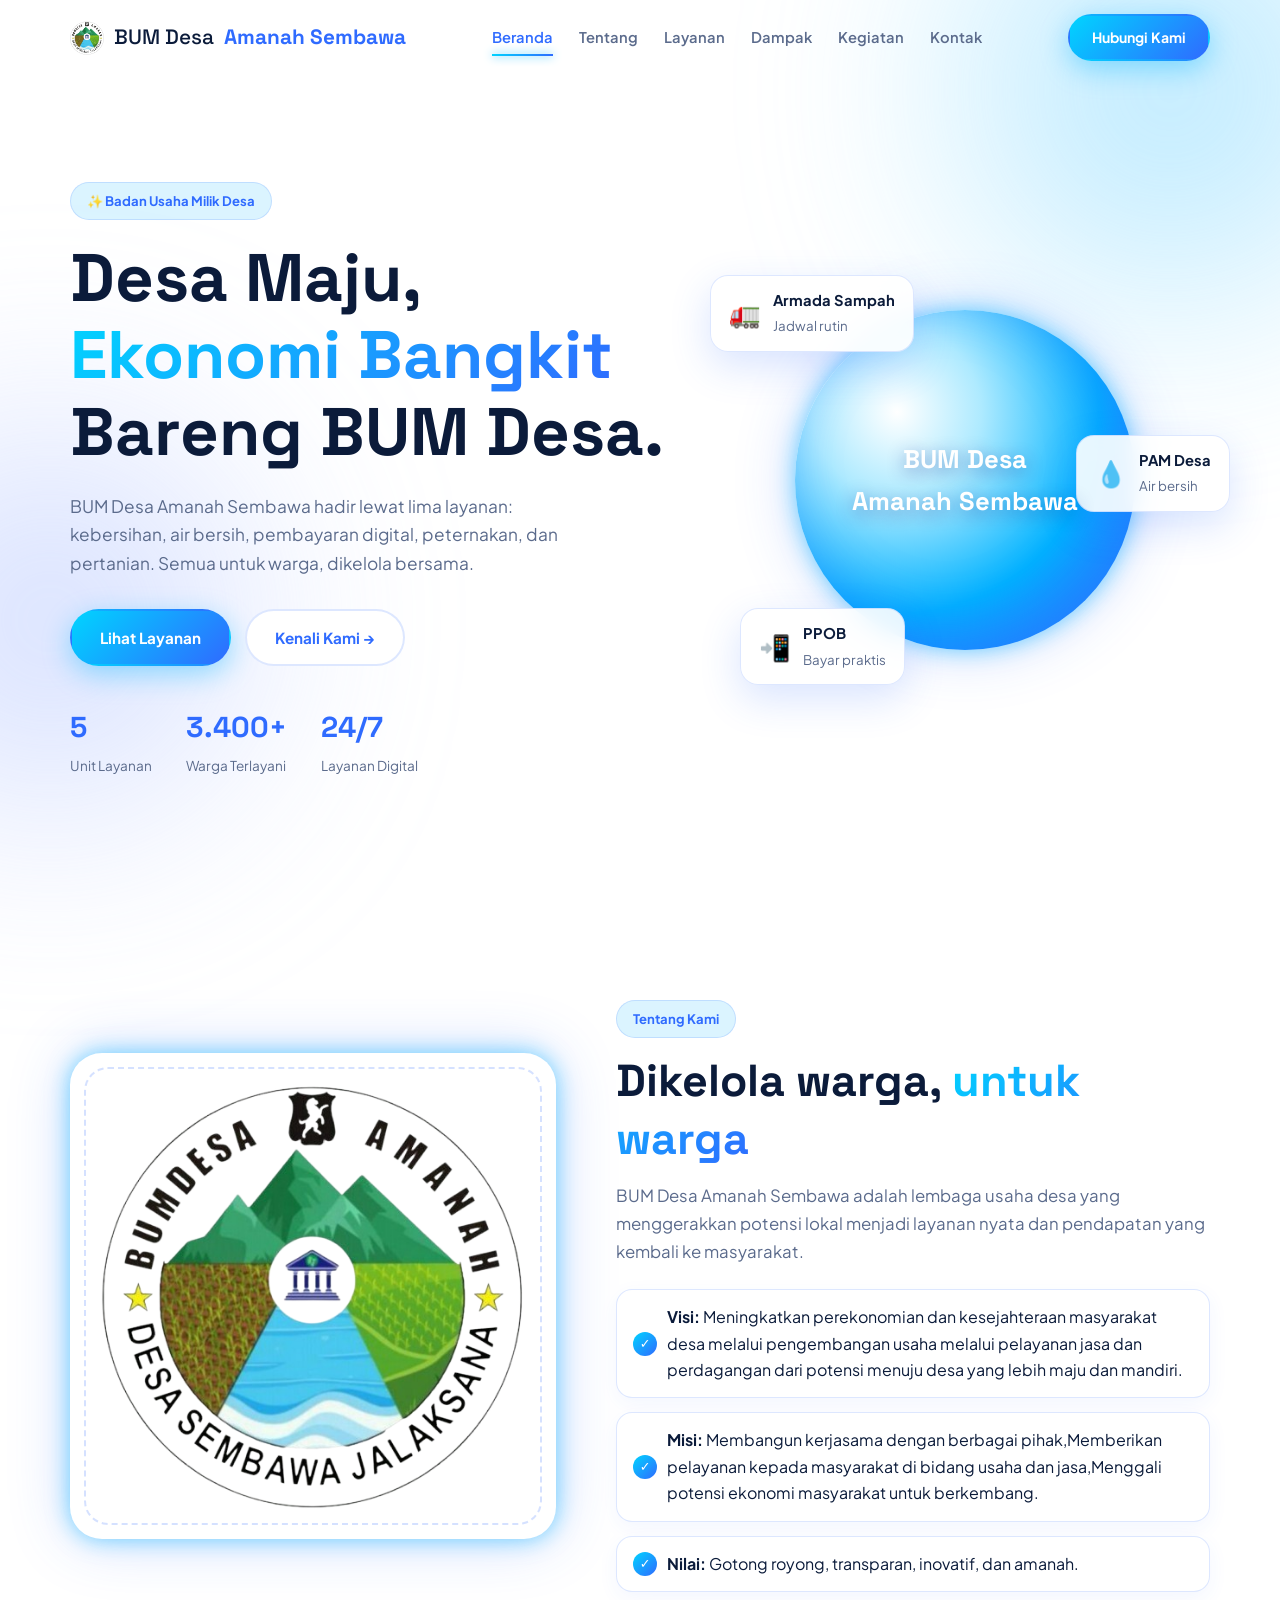
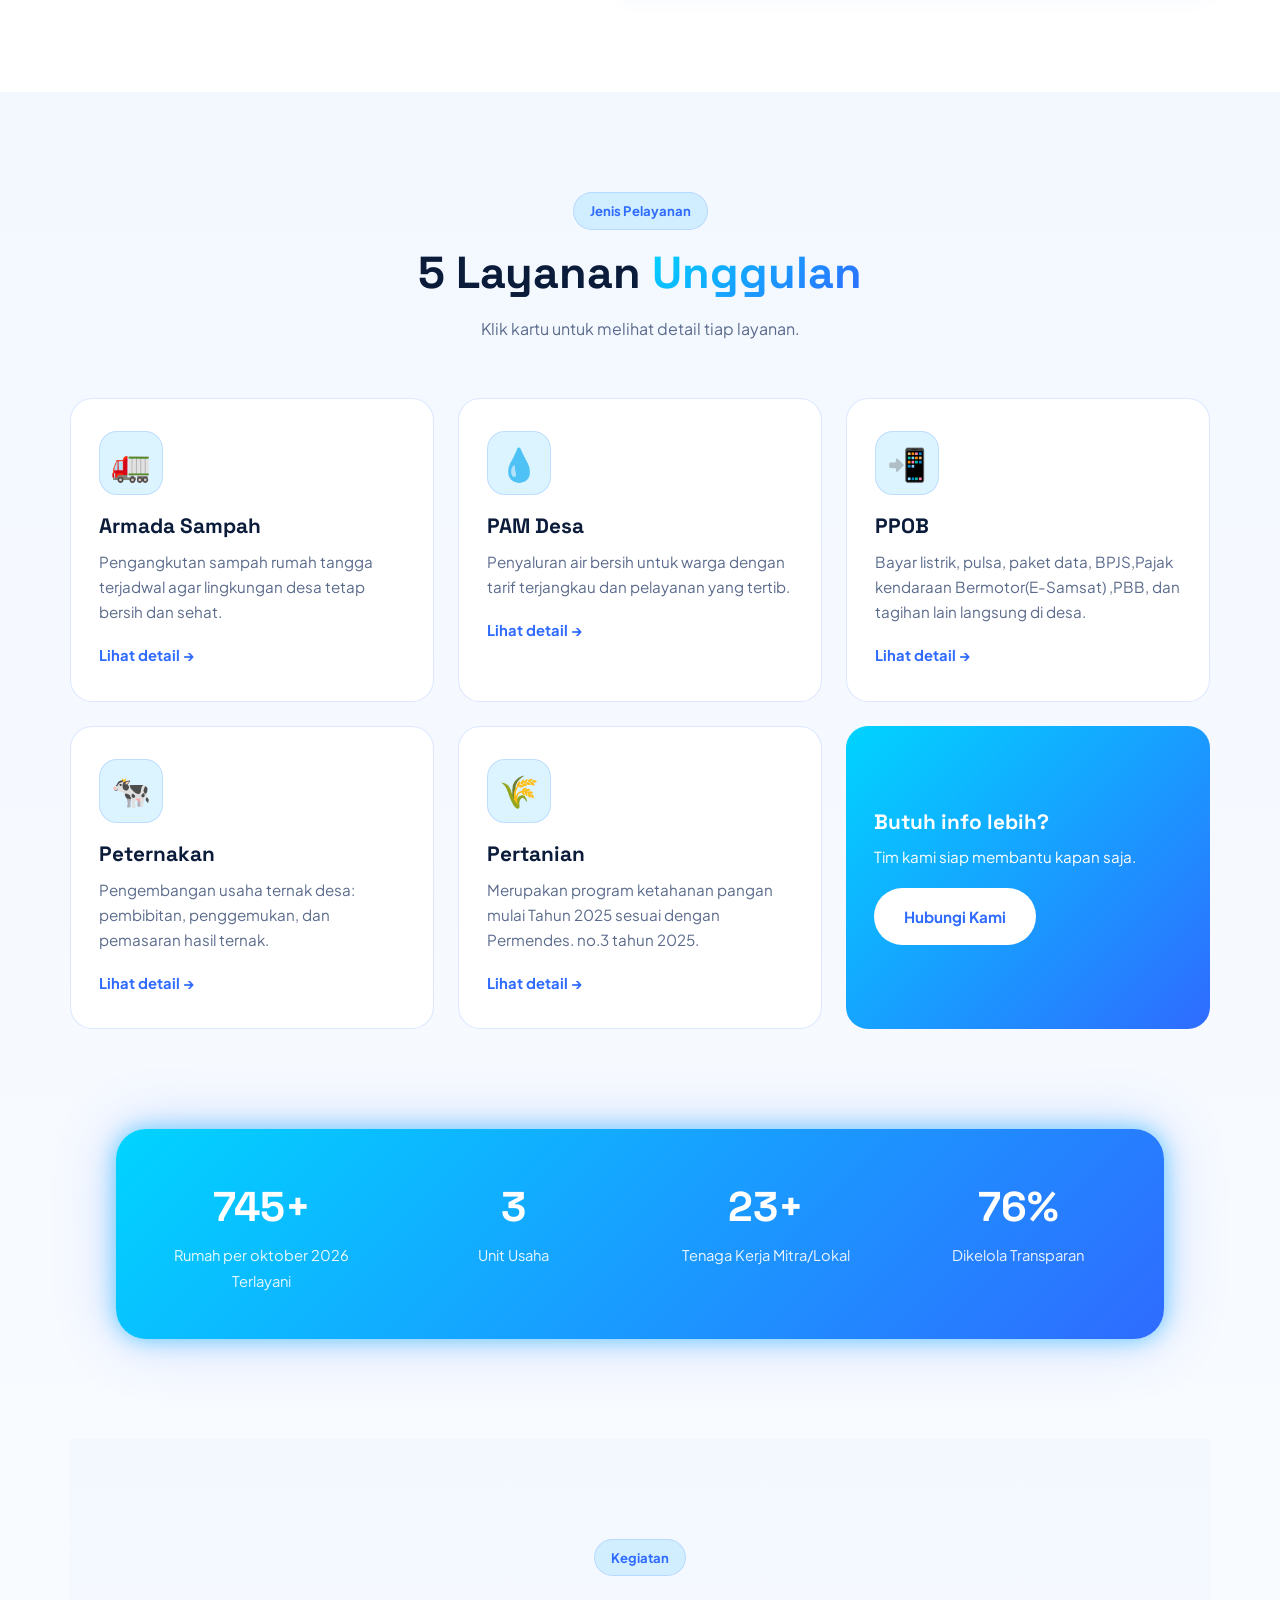
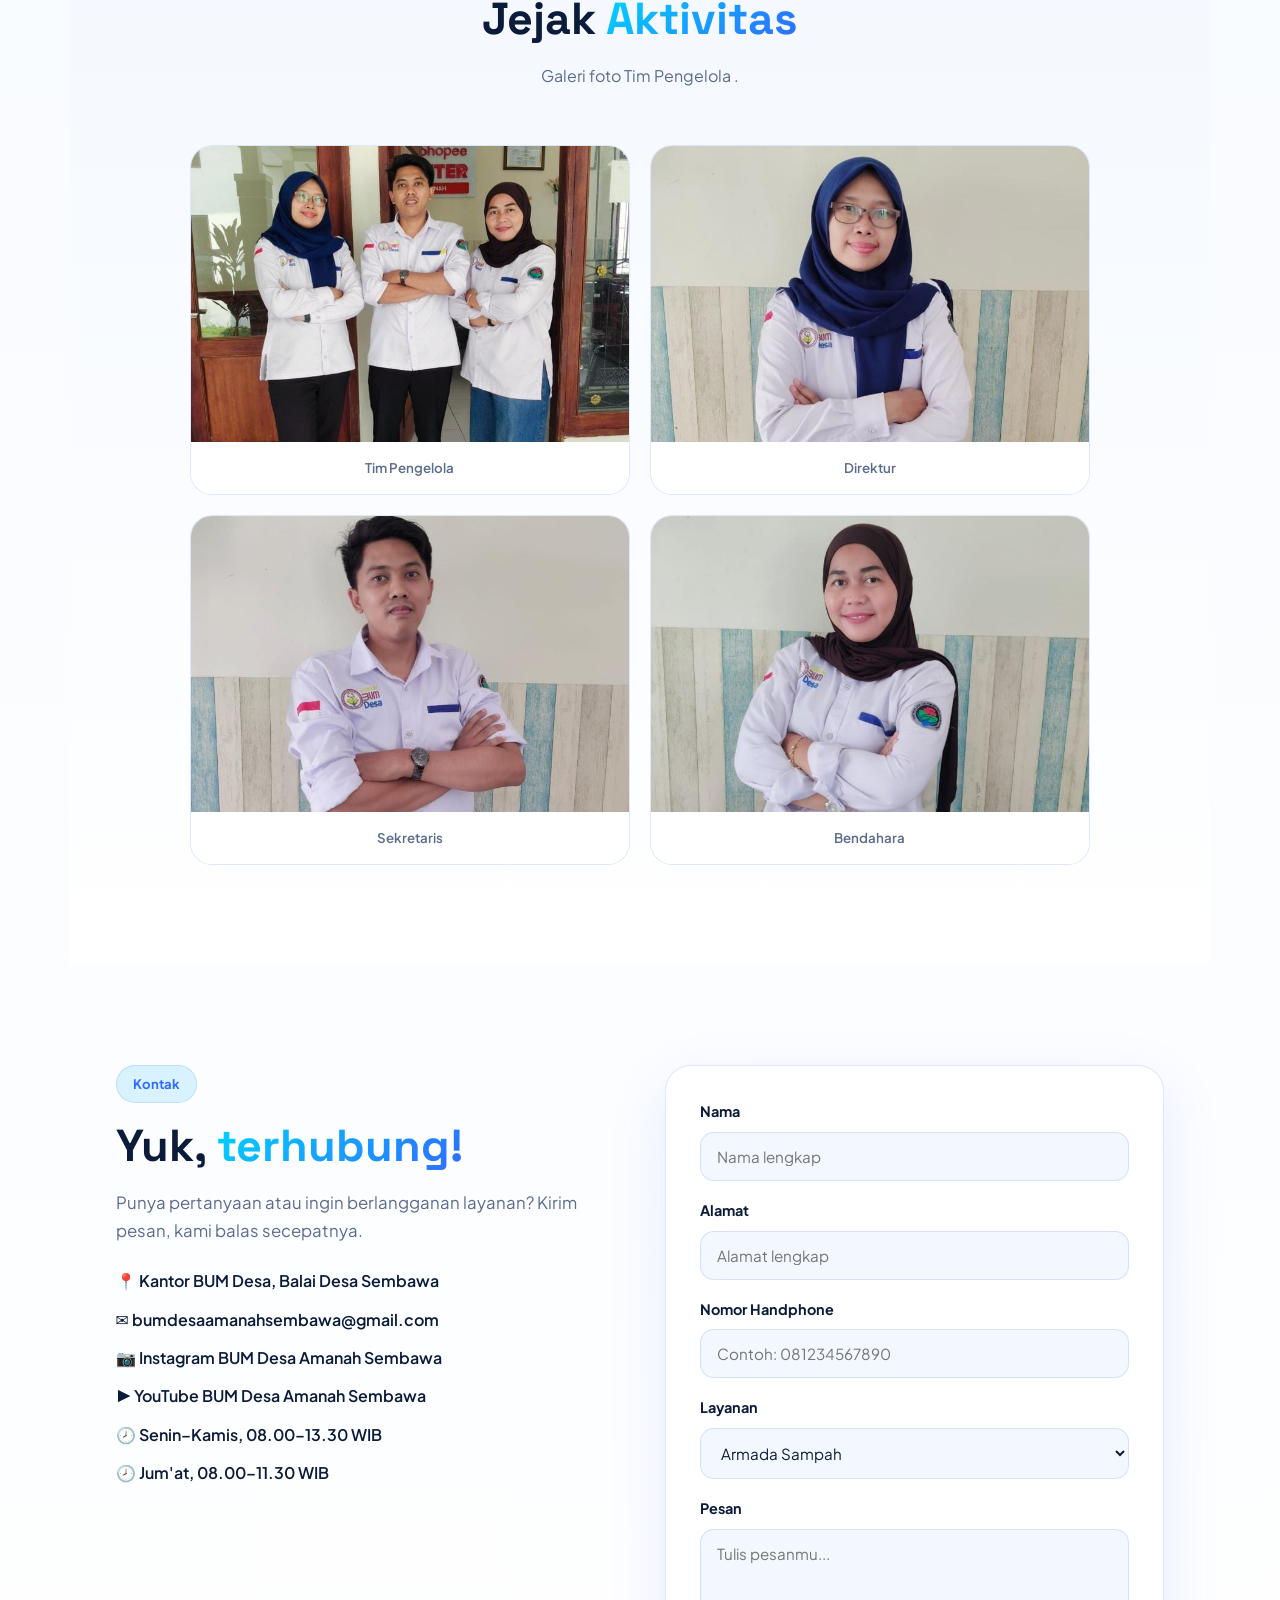
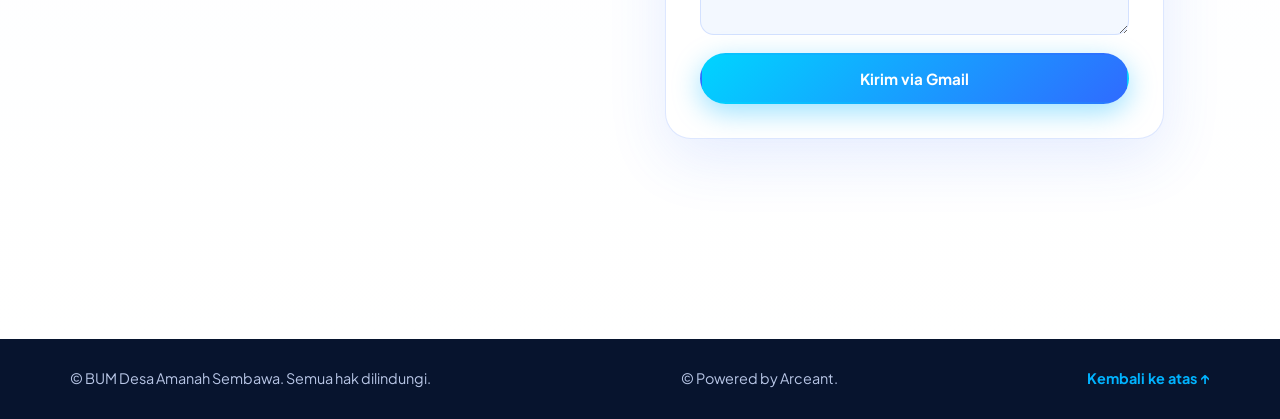
<file: index.html>
<!DOCTYPE html>
<html lang="id" style="overflow-x: hidden;">

<head>
  <meta charset="UTF-8" />
  <meta name="viewport" content="width=device-width, initial-scale=1.0, maximum-scale=1.0, user-scalable=no">
  <title>BUM Desa Amanah Sembawa</title>
  <meta name="description"
    content="BUM Desa Amanah Sembawa: armada sampah, PAM desa, PPOB, peternakan, dan pertanian untuk kemajuan desa." />
  <link rel="preconnect" href="https://fonts.googleapis.com" />
  <link rel="preconnect" href="https://fonts.gstatic.com" crossorigin />
  <link
    href="https://fonts.googleapis.com/css2?family=Plus+Jakarta+Sans:wght@400;500;600;700;800&family=Space+Grotesk:wght@500;700&display=swap"
    rel="stylesheet" />
  <link rel="stylesheet" href="style.css" />
</head>



<body>
  <div class="scroll-progress" id="scrollProgress"></div>
  <div class="bg-glow glow-1"></div>
  <div class="bg-glow glow-2"></div>

  <!-- NAVBAR -->
  <header class="navbar" id="navbar">
    <div class="container nav-inner">
      <a href="#beranda" class="brand">
        <img class="brand-logo" src="images/logo3.png" alt="">
        BUM Desa <b>Amanah Sembawa</b>
      </a>
      <nav class="nav-links" id="navLinks">
        <a href="#beranda">Beranda</a>
        <a href="#tentang">Tentang</a>
        <a href="#layanan">Layanan</a>
        <a href="#statistik">Dampak</a>
        <a href="#galeri">Kegiatan</a>
        <a href="#kontak">Kontak</a>
      </nav>
      <a href="#kontak" class="btn btn-neon btn-sm nav-cta">Hubungi Kami</a>
      <button class="burger" id="burger" aria-label="Menu">
        <span></span><span></span><span></span>
      </button>
    </div>
  </header>

  <main>
    <!-- HERO -->
    <section class="hero" id="beranda">
      <div class="container hero-grid">
        <div class="hero-text reveal">
          <span class="chip">✨ Badan Usaha Milik Desa</span>
          <h1>Desa Maju,<br /><span class="gradient-text">Ekonomi Bangkit</span><br />Bareng BUM Desa.</h1>
          <p>
            BUM Desa Amanah Sembawa hadir lewat lima layanan: kebersihan, air bersih,
            pembayaran digital, peternakan, dan pertanian. Semua untuk warga, dikelola bersama.
          </p>
          <div class="hero-actions">
            <a href="#layanan" class="btn btn-neon">Lihat Layanan</a>
            <a href="#tentang" class="btn btn-ghost">Kenali Kami →</a>
          </div>
          <div class="hero-mini">
            <div><strong class="counter" data-target="5">0</strong><span>Unit Layanan</span></div>
            <div><strong class="counter" data-target="3400" data-suffix="+">0</strong><span>Warga Terlayani</span></div>
            <div><strong class="counter" data-target="24" data-suffix="/7">0</strong><span>Layanan Digital</span></div>
          </div>
        </div>

        <div class="hero-visual reveal">
          <div class="orb"></div>
          <div class="float-card fc-1"><span>🚛</span>
            <div><b>Armada Sampah</b><small>Jadwal rutin</small></div>
          </div>
          <div class="float-card fc-2"><span>💧</span>
            <div><b>PAM Desa</b><small>Air bersih</small></div>
          </div>
          <div class="float-card fc-3"><span>📲</span>
            <div><b>PPOB</b><small>Bayar praktis</small></div>
          </div>
          <div class="hero-badge">BUM Desa<br /> Amanah Sembawa</div>
        </div>
      </div>
    </section>

    <!-- TENTANG -->
    <section class="section" id="tentang">
      <div class="container about-grid">
        <div class="about-card reveal">
          <div class="about-img">
            <img src="images/logo3.png" alt="Logo BUMDes Sembawa">
          </div>
        </div>

        <div class="reveal">
          <span class="chip">Tentang Kami</span>
          <h2>Dikelola warga, <span class="gradient-text">untuk warga</span></h2>
          <p class="lead">
            BUM Desa Amanah Sembawa adalah lembaga usaha desa yang menggerakkan potensi lokal
            menjadi layanan nyata dan pendapatan yang kembali ke masyarakat.
          </p>
          <ul class="check-list">
            <li><b>Visi:</b> Meningkatkan perekonomian dan kesejahteraan masyarakat desa melalui pengembangan usaha
              melalui
              pelayanan jasa dan perdagangan dari potensi menuju desa yang lebih maju dan mandiri.</li>
            <li><b>Misi:</b> Membangun kerjasama dengan berbagai pihak,Memberikan pelayanan kepada masyarakat di bidang
              usaha dan jasa,Menggali potensi ekonomi masyarakat untuk berkembang.</li>
            <li><b>Nilai:</b> Gotong royong, transparan, inovatif, dan amanah.</li>
          </ul>
        </div>
      </div>
    </section>

    <!-- LAYANAN -->
    <section class="section section-alt" id="layanan">
      <div class="container">
        <div class="section-head reveal">
          <span class="chip">Jenis Pelayanan</span>
          <h2>5 Layanan <span class="gradient-text">Unggulan</span></h2>
          <p>Klik kartu untuk melihat detail tiap layanan.</p>
        </div>

        <div class="service-grid">
          <article class="service-card reveal" data-service="sampah">
            <div class="s-icon">🚛</div>
            <h3>Armada Sampah</h3>
            <p>Pengangkutan sampah rumah tangga terjadwal agar lingkungan desa tetap bersih dan sehat.</p>
            <!-- Ubah button menjadi tag <a> -->
            <a href="layanan-sampah.html" class="s-link">Lihat detail →</a>
          </article>

          <article class="service-card reveal" data-service="pam">
            <div class="s-icon">💧</div>
            <h3>PAM Desa</h3>
            <p>Penyaluran air bersih untuk warga dengan tarif terjangkau dan pelayanan yang tertib.</p>
            <!-- Ubah button menjadi tag <a> -->
            <a href="layanan-pam.html" class="s-link">Lihat detail →</a>
          </article>

          <article class="service-card reveal" data-service="ppob">
            <div class="s-icon">📲</div>
            <h3>PPOB</h3>
            <p>Bayar listrik, pulsa, paket data, BPJS,Pajak kendaraan Bermotor(E-Samsat) ,PBB, dan tagihan lain langsung
              di desa.</p>
            <!-- Ubah button menjadi tag <a> -->
            <a href="layanan-ppob.html" class="s-link">Lihat detail →</a>
          </article>

          <article class="service-card reveal" data-service="peternakan">
            <div class="s-icon">🐄</div>
            <h3>Peternakan</h3>
            <p>Pengembangan usaha ternak desa: pembibitan, penggemukan, dan pemasaran hasil ternak.</p>
            <!-- Ubah button menjadi tag <a> -->
            <a href="layanan-peternakan.html" class="s-link">Lihat detail →</a>
          </article>

          <article class="service-card reveal" data-service="pertanian">
            <div class="s-icon">🌾</div>
            <h3>Pertanian</h3>
            <p>Merupakan program ketahanan pangan mulai Tahun 2025 sesuai dengan Permendes. no.3 tahun 2025.</p>
            <!-- Ubah button menjadi tag <a> -->
            <a href="layanan-pertanian.html" class="s-link">Lihat detail →</a>
          </article>

          <article class="service-card cta-card reveal">
            <h3>Butuh info lebih?</h3>
            <p>Tim kami siap membantu kapan saja.</p>
            <a href="#kontak" class="btn btn-white">Hubungi Kami</a>
          </article>
        </div>
        <!-- STATISTIK -->
        <section class="section" id="statistik">
          <div class="container">
            <div class="stats reveal">
              <div class="stat"><strong class="counter" data-target="969" data-suffix="+">0</strong><span>Rumah per
                  oktober
                  2026
                  Terlayani</span></div>
              <div class="stat"><strong class="counter" data-target="5">0</strong><span>Unit Usaha</span></div>
              <div class="stat"><strong class="counter" data-target="30" data-suffix="+">0</strong><span>Tenaga Kerja
                  Mitra/Lokal</span></div>
              <div class="stat"><strong class="counter" data-target="100" data-suffix="%">0</strong><span>Dikelola
                  Transparan</span></div>
            </div>
          </div>
        </section>

        <!-- GALERI -->
        <section class="section section-alt" id="galeri">
          <div class="container">
            <div class="section-head reveal">
              <span class="chip">Kegiatan</span>
              <h2>Jejak <span class="gradient-text">Aktivitas</span></h2>
              <p>Galeri foto Tim Pengelola .</p>
            </div>

            <!-- Bungkus kedua foto dengan div class "gallery-karyawan" -->
            <div class="gallery-karyawan">
              <div class="g-item reveal g-karyawan">
                <img src="images/fotbar.jpeg" alt="Tim Karyawan 1">
                <small>Tim Pengelola </small>
              </div>
              <div class="g-item reveal g-karyawan">
                <img src="images/direktur.jpeg" alt="Tim Karyawan 2 ">
                <small>Direktur</small>
              </div>
              <div class="g-item reveal g-karyawan">
                <img src="images/sekre.jpeg" alt="Tim Karyawan 2 ">
                <small> Sekretaris</small>
              </div>
              <div class="g-item reveal g-karyawan">
                <img src="images/bendum.jpeg" alt="Tim Karyawan 2 ">
                <small>Bendahara</small>
              </div>
            </div>

          </div>
        </section>

        <!-- KONTAK -->
        <section class="section" id="kontak">
          <div class="container contact-grid">
            <div class="reveal">
              <span class="chip">Kontak</span>
              <h2>Yuk, <span class="gradient-text">terhubung!</span></h2>
              <p class="lead">Punya pertanyaan atau ingin berlangganan layanan? Kirim pesan, kami balas secepatnya.</p>
              <ul class="contact-list">
                <li>📍 Kantor BUM Desa, Balai Desa Sembawa</li>
                <li>✉️ bumdesaamanahsembawa@gmail.com</li>
                <li>
                  📷
                  <a class="break-url" href="https://www.instagram.com/bumdesa_amanahsembawa" target="_blank"
                    rel="noopener noreferrer">
                    Instagram BUM Desa Amanah Sembawa
                  </a>
                </li>
                <li>
                  ▶️
                  <a class="break-url" href="https://youtube.com/@bumdesaamanahsembawa2020" target="_blank"
                    rel="noopener noreferrer">
                    YouTube BUM Desa Amanah Sembawa
                  </a>
                </li>
                <li>🕗 Senin–Kamis, 08.00–13.30 WIB</li>
                <li>🕗 Jum'at, 08.00–11.30 WIB</li>
              </ul>
            </div>
            <form class="form reveal" id="contactForm">
              <label>Nama
                <input type="text" id="nama" placeholder="Nama lengkap" required />
              </label>
              <label>Alamat
                <input type="text" id="alamat" placeholder="Alamat lengkap" required />
              </label>
              <label>Nomor Handphone
                <input type="tel" id="handphone" placeholder="Contoh: 081234567890" pattern="[0-9+ -]+" minlength="10"
                  maxlength="15" required />
              </label>
              <label>Layanan
                <select id="layananPilih">
                  <option>Armada Sampah</option>
                  <option>PAM Desa</option>
                  <option>PPOB</option>
                  <option>Peternakan</option>
                  <option>Pertanian</option>
                </select>
              </label>
              <label>Pesan
                <textarea id="pesan" rows="4" placeholder="Tulis pesanmu..." required></textarea>
              </label>

              <button type="submit" class="btn btn-neon">Kirim via Gmail</button>
            </form>
          </div>
        </section>
  </main>

  <footer class="footer">
    <div class="container footer-inner">
      <span>© <span id="year"></span> BUM Desa Amanah Sembawa. Semua hak dilindungi.</span>
      <span>© <span id="year"></span> Powered by Arceant.</span>
      <a href="#beranda">Kembali ke atas ↑</a>
    </div>
  </footer>




  <script src="script.js"></script>
</body>

</html>
</file>
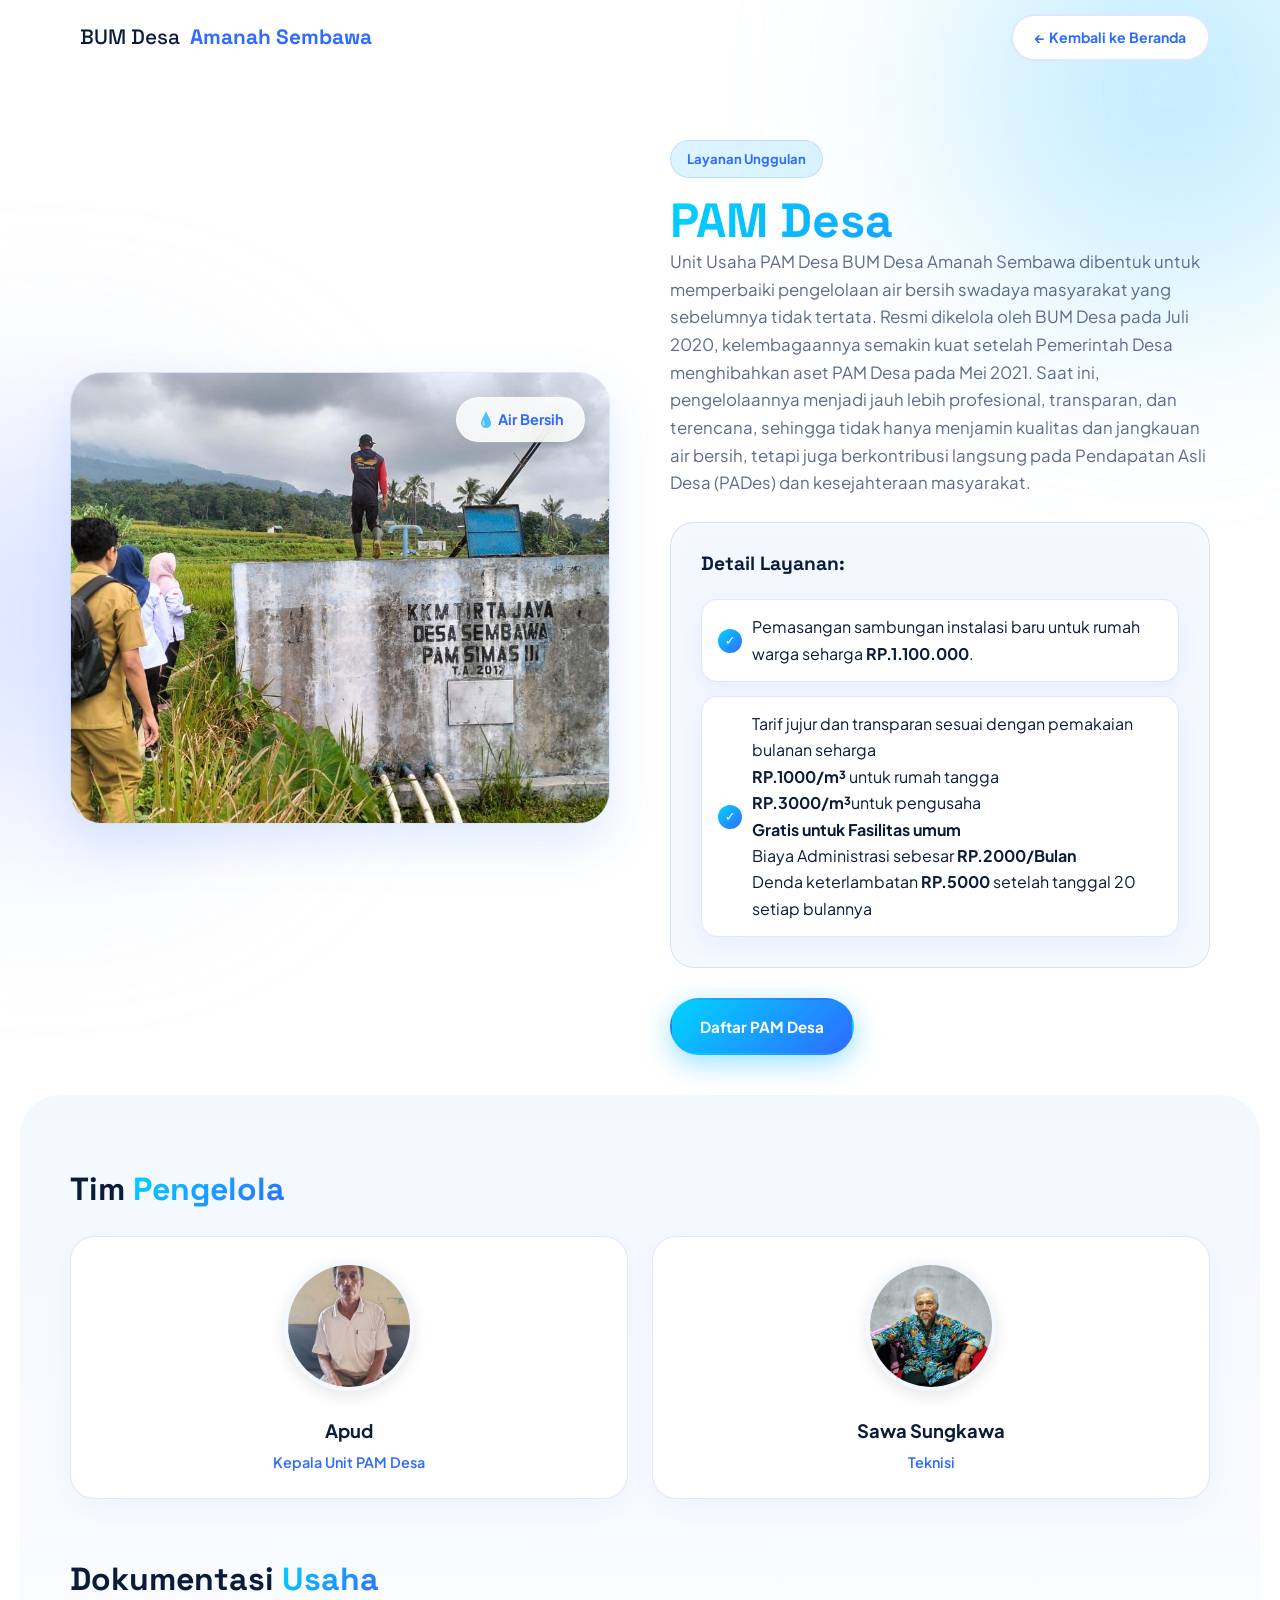
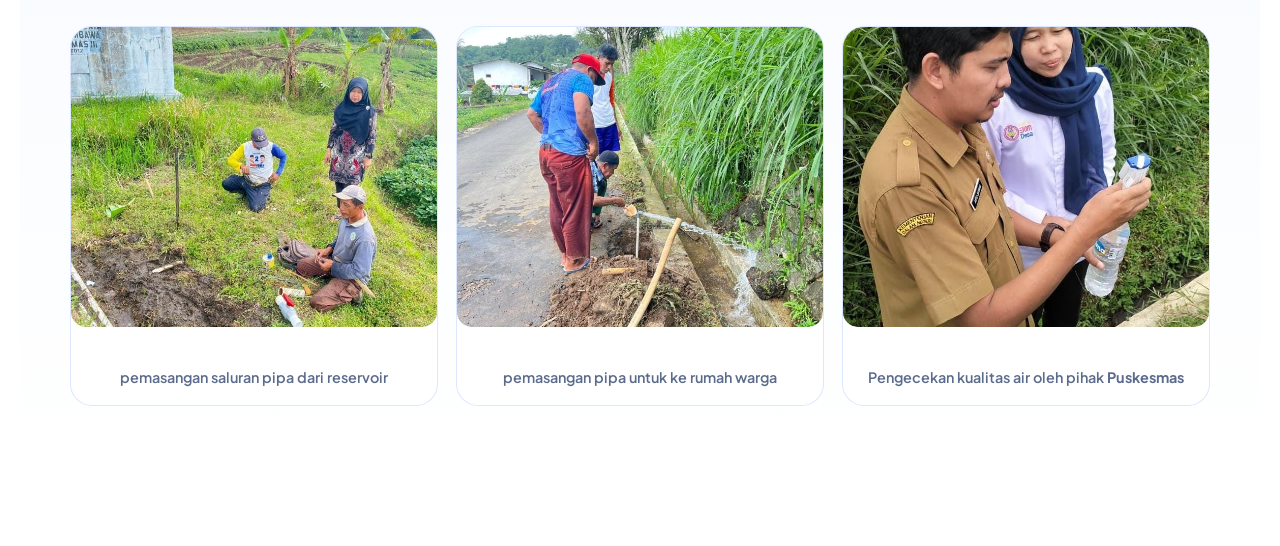
<file: layanan-pam.html>
<!DOCTYPE html>
<html lang="id" style="overflow-x: hidden;">

<head>
    <meta charset="UTF-8" />
    <meta name="viewport" content="width=device-width, initial-scale=1.0, maximum-scale=1.0, user-scalable=no">
    <title>Detail Layanan: PAM Desa - BUMDes Sembawa</title>
    <link rel="preconnect" href="https://fonts.googleapis.com" />
    <link rel="preconnect" href="https://fonts.gstatic.com" crossorigin />
    <link
        href="https://fonts.googleapis.com/css2?family=Plus+Jakarta+Sans:wght@400;500;600;700;800&family=Space+Grotesk:wght@500;700&display=swap"
        rel="stylesheet" />
    <link rel="stylesheet" href="style.css" />
</head>

<body>
    <div class="bg-glow glow-1"></div>
    <div class="bg-glow glow-2"></div>

    <!-- NAVBAR -->
    <header class="navbar scrolled" id="navbar">
        <div class="container nav-inner">
            <a href="index.html" class="brand">
                <span class="brand-dot"></span>BUM Desa <b>Amanah Sembawa</b>
            </a>
            <a href="index.html#layanan" class="btn btn-ghost btn-sm">← Kembali ke Beranda</a>
        </div>
    </header>

    <main style="padding-top: 100px; padding-bottom: 80px;">

        <!-- BAGIAN 1: INFO UTAMA (2 Kolom) -->
        <section class="section" style="padding-top: 40px; padding-bottom: 40px;">
            <div class="container">
                <div class="detail-wrapper">

                    <div class="detail-visual">
                        <div class="detail-image-box">
                            <img src="images/PAM/reser.jpg" alt="PAM Desa Sembawa">
                            <div class="floating-badge">💧 Air Bersih</div>
                        </div>
                    </div>

                    <div class="detail-content">
                        <span class="chip">Layanan Unggulan</span>
                        <h1 class="gradient-text" style="font-size: clamp(2rem, 4vw, 3rem); margin-top: 15px;">PAM Desa
                        </h1>
                        <p class="lead" style="margin-bottom: 25px;">
                            Unit Usaha PAM Desa BUM Desa Amanah Sembawa dibentuk untuk memperbaiki pengelolaan air
                            bersih swadaya masyarakat yang
                            sebelumnya tidak tertata. Resmi dikelola oleh BUM Desa pada Juli 2020, kelembagaannya
                            semakin kuat setelah Pemerintah
                            Desa menghibahkan aset PAM Desa pada Mei 2021. Saat ini, pengelolaannya menjadi jauh lebih
                            profesional, transparan, dan
                            terencana, sehingga tidak hanya menjamin kualitas dan jangkauan air bersih, tetapi juga
                            berkontribusi langsung pada
                            Pendapatan Asli Desa (PADes) dan kesejahteraan masyarakat.
                        </p>

                        <div class="detail-info-card">
                            <h3 style="margin-bottom: 15px; font-size: 1.2rem;">Detail Layanan:</h3>
                            <ul class="check-list">
                                <li>Pemasangan sambungan instalasi baru untuk rumah warga seharga <b>RP.1.100.000</b>.
                                </li>
                                <li>Tarif jujur dan transparan sesuai dengan pemakaian bulanan seharga
                                    <p><b>RP.1000/m³</b> untuk rumah tangga </p>
                                    <p><b>RP.3000/m³</b>untuk pengusaha </p>
                                    <p><b>Gratis untuk Fasilitas umum </b></p>
                                    <p>Biaya Administrasi sebesar <b>RP.2000/Bulan</b></p>
                                    <p>Denda keterlambatan <b>RP.5000</b> setelah tanggal 20 setiap bulannya</p>
                                </li>

                            </ul>
                        </div>

                        <div style="margin-top: 30px; display: flex; gap: 15px; flex-wrap: wrap;">
                            <a href="index.html#kontak" class="btn btn-neon">Daftar PAM Desa</a>
                        </div>
                    </div>

                </div>
            </div>
        </section>

        <!-- BAGIAN 2: TIM PENGELOLA & DOKUMENTASI -->
        <section class="section section-alt" style="padding: 60px 0; border-radius: 40px; margin: 0 20px;">
            <div class="container">

                <!-- TIM PENGELOLA -->
                <div style="margin-bottom: 60px;">
                    <h2 style="font-size: 2rem; margin-bottom: 25px;">Tim <span class="gradient-text">Pengelola</span>
                    </h2>
                    <div class="team-grid">

                        <!-- Kartu Anggota 1 -->
                        <div class="team-card">
                            <img src="images/PAM/pam2.jpg" alt="Foto Pengelola PAM 1">
                            <h4>Apud</h4>
                            <p>Kepala Unit PAM Desa</p>
                        </div>

                        <div class="team-card">
                            <img src="images/PAM/sawa.jpg" alt="Foto Pengelola PAM 1">
                            <h4>Sawa Sungkawa</h4>
                            <p>Teknisi</p>
                        </div>


                        <!-- Tambahkan kartu anggota lain di sini jika ada -->

                    </div>
                </div>

                <!-- DOKUMENTASI USAHA -->
                <div>
                    <h2 style="font-size: 2rem; margin-bottom: 25px;">Dokumentasi <span
                            class="gradient-text">Usaha</span></h2>

                    <div class="gallery gallery-portrait">

                        <div class="g-item"
                            style="display: flex; flex-direction: column; gap: 10px; padding-bottom: 15px; height: auto;">
                            <img src="images/PAM/pam1.jpg" alt="Dokumentasi 1"
                                style="width: 100%; height: 300px; object-fit: cover; border-radius: 15px;">
                            <small
                                style="text-align: center; font-weight: 600; font-size: 0.9rem; display: block; position: relative; bottom: 0;">pemasangan
                                saluran pipa dari reservoir</small>
                        </div>

                        <div class="g-item"
                            style="display: flex; flex-direction: column; gap: 10px; padding-bottom: 15px; height: auto;">
                            <img src="images/PAM/pam.jpg" alt="Dokumentasi 2"
                                style="width: 100%; height: 300px; object-fit: cover; border-radius: 15px;">
                            <small
                                style="text-align: center; font-weight: 600; font-size: 0.9rem; display: block; position: relative; bottom: 0;">pemasangan
                                pipa untuk ke rumah warga</small>
                        </div>
                        <div class="g-item"
                            style="display: flex; flex-direction: column; gap: 10px; padding-bottom: 15px; height: auto;">
                            <img src="images/PAM/pam3.jpg" alt="Dokumentasi 3"
                                style="width: 100%; height: 300px; object-fit: cover; border-radius: 15px;">
                            <small
                                style="text-align: center; font-weight: 600; font-size: 0.9rem; display: block; position: relative; bottom: 0;">Pengecekan
                                kualitas air oleh pihak <b>Puskesmas</b></small>
                        </div>

                    </div>
                </div>
            </div>
        </section>

    </main>
    <script src="script.js"></script>
</body>

</html>
</file>
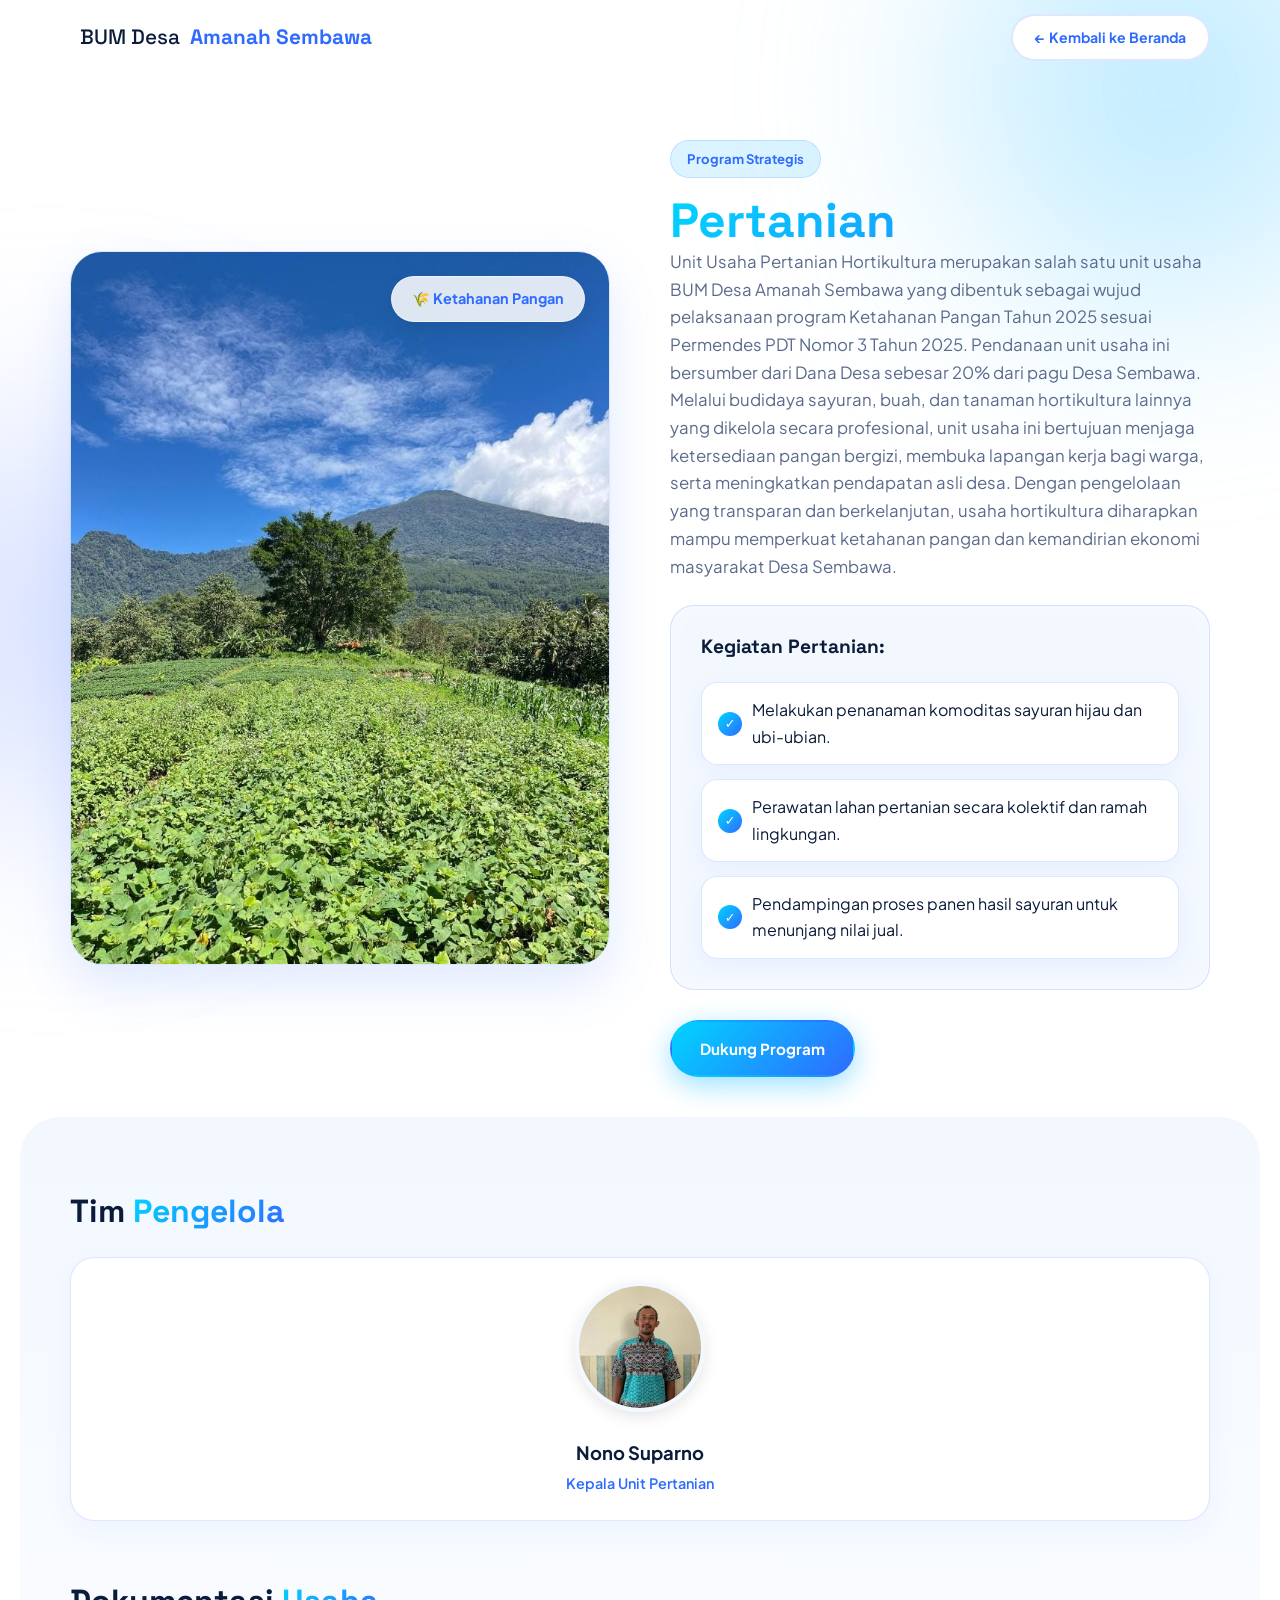
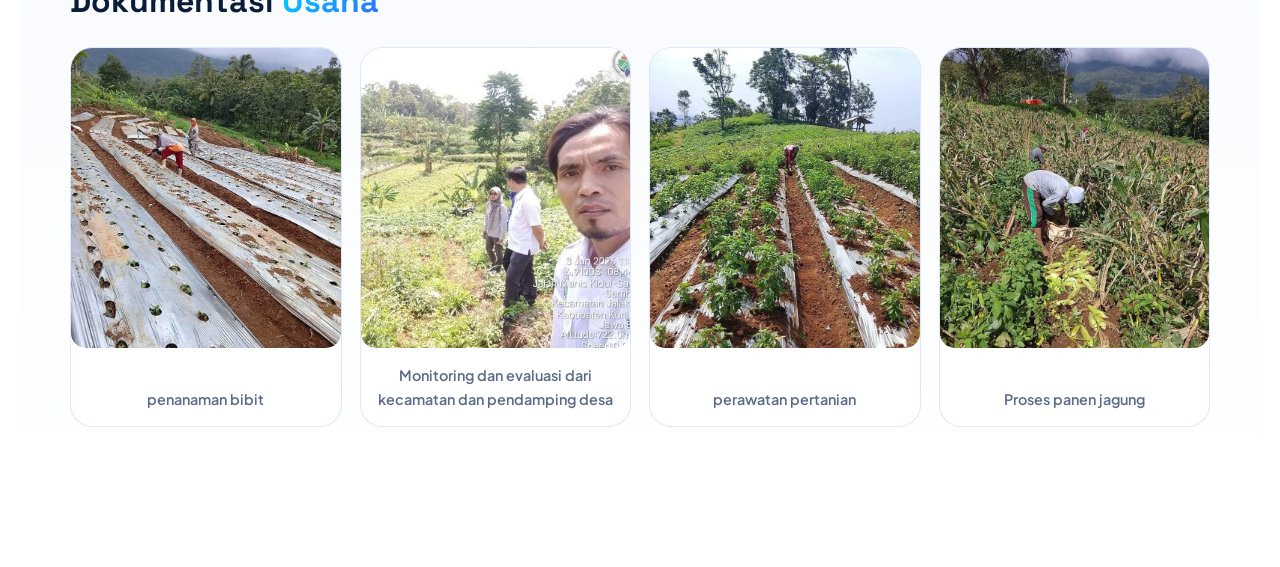
<file: layanan-pertanian.html>
<!DOCTYPE html>
<html lang="id" style="overflow-x: hidden;">

<head>
    <meta charset="UTF-8" />
    <meta name="viewport" content="width=device-width, initial-scale=1.0, maximum-scale=1.0, user-scalable=no">
    <title>Detail Layanan: Pertanian - BUMDes Sembawa</title>
    <link rel="preconnect" href="https://fonts.googleapis.com" />
    <link rel="preconnect" href="https://fonts.gstatic.com" crossorigin />
    <link
        href="https://fonts.googleapis.com/css2?family=Plus+Jakarta+Sans:wght@400;500;600;700;800&family=Space+Grotesk:wght@500;700&display=swap"
        rel="stylesheet" />
    <link rel="stylesheet" href="style.css" />
</head>

<body>
    <div class="bg-glow glow-1"></div>
    <div class="bg-glow glow-2"></div>

    <!-- NAVBAR -->
    <header class="navbar scrolled" id="navbar">
        <div class="container nav-inner">
            <a href="index.html" class="brand">
                <span class="brand-dot"></span>BUM Desa <b>Amanah Sembawa</b>
            </a>
            <a href="index.html#layanan" class="btn btn-ghost btn-sm">← Kembali ke Beranda</a>
        </div>
    </header>

    <main style="padding-top: 100px; padding-bottom: 80px;">

        <!-- BAGIAN 1: INFO UTAMA (2 Kolom) -->
        <section class="section" style="padding-top: 40px; padding-bottom: 40px;">
            <div class="container">
                <div class="detail-wrapper">

                    <div class="detail-visual">
                        <div class="detail-image-box">
                            <img src="images/pertanian/Profil.jpg" alt="Pertanian BUMDes Sembawa">
                            <div class="floating-badge">🌾 Ketahanan Pangan</div>
                        </div>
                    </div>

                    <div class="detail-content">
                        <span class="chip">Program Strategis</span>
                        <h1 class="gradient-text" style="font-size: clamp(2rem, 4vw, 3rem); margin-top: 15px;">Pertanian
                        </h1>
                        <p class="lead" style="margin-bottom: 25px;">
                            Unit Usaha Pertanian Hortikultura merupakan salah satu unit usaha BUM Desa Amanah Sembawa
                            yang dibentuk sebagai wujud
                            pelaksanaan program Ketahanan Pangan Tahun 2025 sesuai Permendes PDT Nomor 3 Tahun 2025.
                            Pendanaan unit usaha ini
                            bersumber dari Dana Desa sebesar 20% dari pagu Desa Sembawa. Melalui budidaya sayuran, buah,
                            dan tanaman hortikultura
                            lainnya yang dikelola secara profesional, unit usaha ini bertujuan menjaga ketersediaan
                            pangan bergizi, membuka lapangan
                            kerja bagi warga, serta meningkatkan pendapatan asli desa. Dengan pengelolaan yang
                            transparan dan berkelanjutan, usaha
                            hortikultura diharapkan mampu memperkuat ketahanan pangan dan kemandirian ekonomi masyarakat
                            Desa Sembawa.
                        </p>

                        <div class="detail-info-card">
                            <h3 style="margin-bottom: 15px; font-size: 1.2rem;">Kegiatan Pertanian:</h3>
                            <ul class="check-list">
                                <li>Melakukan penanaman komoditas sayuran hijau dan ubi-ubian.</li>
                                <li>Perawatan lahan pertanian secara kolektif dan ramah lingkungan.</li>
                                <li>Pendampingan proses panen hasil sayuran untuk menunjang nilai jual.</li>
                            </ul>
                        </div>

                        <div style="margin-top: 30px; display: flex; gap: 15px; flex-wrap: wrap;">
                            <a href="index.html#kontak" class="btn btn-neon">Dukung Program</a>
                        </div>
                    </div>

                </div>
            </div>
        </section>

        <!-- BAGIAN 2: TIM PENGELOLA & DOKUMENTASI -->
        <section class="section section-alt" style="padding: 60px 0; border-radius: 40px; margin: 0 20px;">
            <div class="container">

                <!-- TIM PENGELOLA -->
                <div style="margin-bottom: 60px;">
                    <h2 style="font-size: 2rem; margin-bottom: 25px;">Tim <span class="gradient-text">Pengelola</span>
                    </h2>
                    <div class="team-grid">

                        <!-- Kartu Anggota 1 -->
                        <div class="team-card">
                            <img src="images/pertanian/nono.jpg" alt="Foto Pengelola Pertanian 1">
                            <h4>Nono Suparno</h4>
                            <p>Kepala Unit Pertanian</p>
                        </div>



                    </div>
                </div>

                <!-- DOKUMENTASI USAHA -->
                <div>
                    <h2 style="font-size: 2rem; margin-bottom: 25px;">Dokumentasi <span
                            class="gradient-text">Usaha</span></h2>

                    <div class="gallery gallery-portrait">

                        <div class="g-item"
                            style="display: flex; flex-direction: column; gap: 10px; padding-bottom: 15px; height: auto;">
                            <img src="images/pertanian/pertanian.jpg" alt="Dokumentasi 1"
                                style="width: 100%; height: 300px; object-fit: cover; border-radius: 15px;">
                            <small
                                style="text-align: center; font-weight: 600; font-size: 0.9rem; display: block; position: relative; bottom: 0;">penanaman
                                bibit </small>
                        </div>
                        <div class="g-item"
                            style="display: flex; flex-direction: column; gap: 10px; padding-bottom: 15px; height: auto;">
                            <img src="images/pertanian/monit.jpg" alt="Dokumentasi 3"
                                style="width: 100%; height: 300px; object-fit: cover; border-radius: 15px;">
                            <small
                                style="text-align: center; font-weight: 600; font-size: 0.9rem; display: block; position: relative; bottom: 0;">Monitoring
                                dan evaluasi dari kecamatan dan pendamping desa </small>
                        </div>
                        <div class="g-item"
                            style="display: flex; flex-direction: column; gap: 10px; padding-bottom: 15px; height: auto;">
                            <img src="images/pertanian/pertanian3.jpg" alt="Dokumentasi 2"
                                style="width: 100%; height: 300px; object-fit: cover; border-radius: 15px;">
                            <small
                                style="text-align: center; font-weight: 600; font-size: 0.9rem; display: block; position: relative; bottom: 0;">perawatan
                                pertanian</small>
                        </div>
                        <div class="g-item"
                            style="display: flex; flex-direction: column; gap: 10px; padding-bottom: 15px; height: auto;">
                            <img src="images/pertanian/pertanian5.jpg" alt="Dokumentasi 3"
                                style="width: 100%; height: 300px; object-fit: cover; border-radius: 15px;">
                            <small
                                style="text-align: center; font-weight: 600; font-size: 0.9rem; display: block; position: relative; bottom: 0;">Proses
                                panen jagung </small>
                        </div>


                    </div>
                </div>

            </div>
        </section>

    </main>
    <script src="script.js"></script>
</body>

</html>
</file>
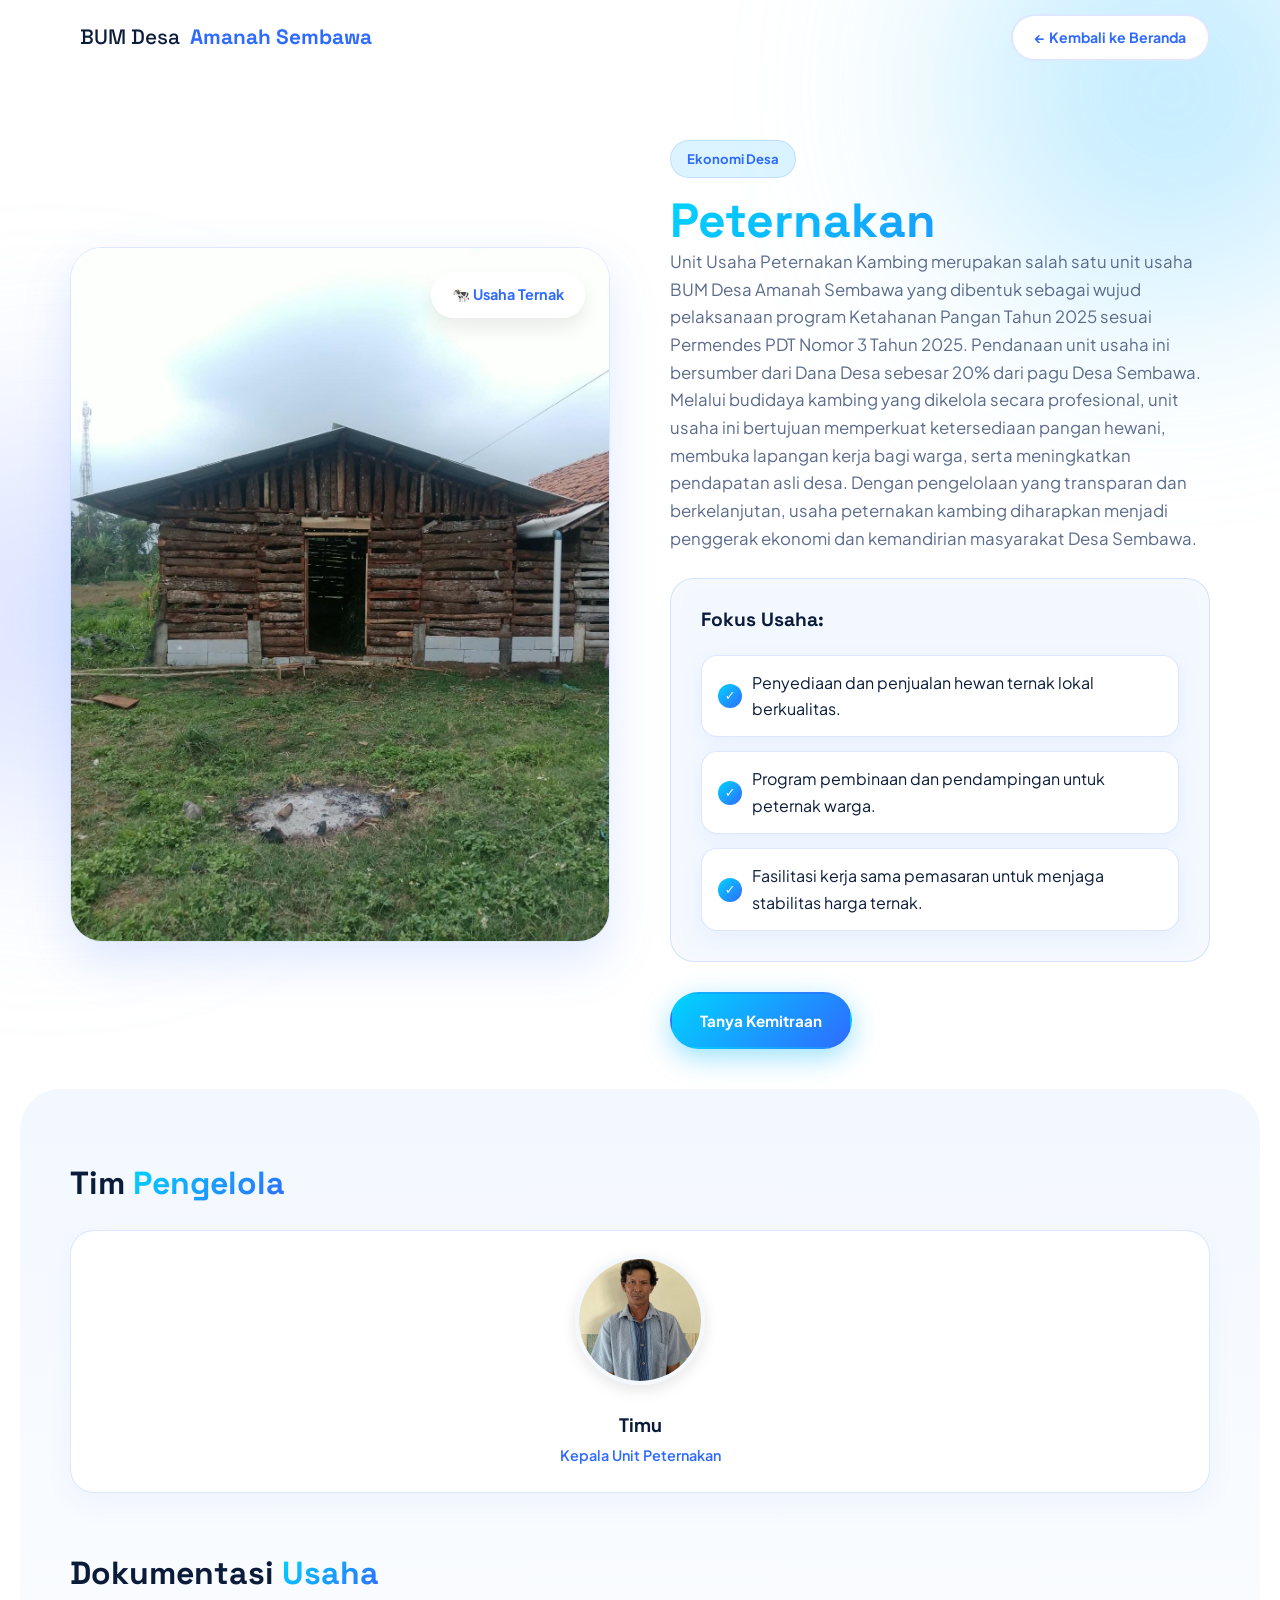
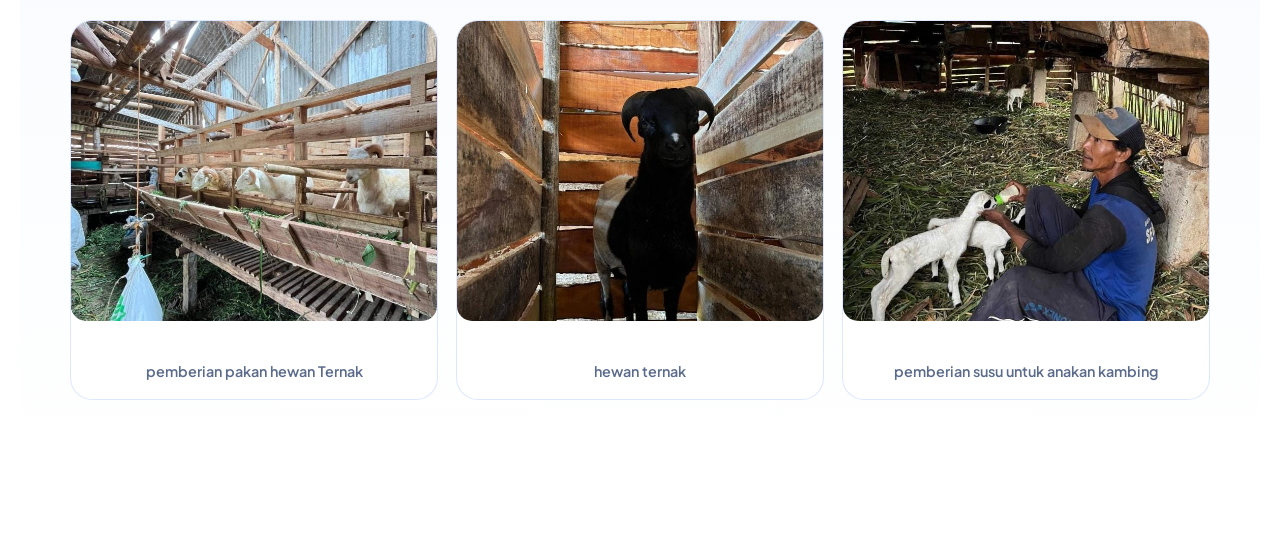
<file: layanan-peternakan.html>
<!DOCTYPE html>
<html lang="id" style="overflow-x: hidden;">

<head>
    <meta charset="UTF-8" />
    <meta name="viewport" content="width=device-width, initial-scale=1.0, maximum-scale=1.0, user-scalable=no">
    <title>Detail Layanan: Peternakan - BUMDes Sembawa</title>
    <link rel="preconnect" href="https://fonts.googleapis.com" />
    <link rel="preconnect" href="https://fonts.gstatic.com" crossorigin />
    <link
        href="https://fonts.googleapis.com/css2?family=Plus+Jakarta+Sans:wght@400;500;600;700;800&family=Space+Grotesk:wght@500;700&display=swap"
        rel="stylesheet" />
    <link rel="stylesheet" href="style.css" />
</head>

<body>
    <div class="bg-glow glow-1"></div>
    <div class="bg-glow glow-2"></div>

    <!-- NAVBAR -->
    <header class="navbar scrolled" id="navbar">
        <div class="container nav-inner">
            <a href="index.html" class="brand">
                <span class="brand-dot"></span>BUM Desa <b>Amanah Sembawa</b>
            </a>
            <a href="index.html#layanan" class="btn btn-ghost btn-sm">← Kembali ke Beranda</a>
        </div>
    </header>

    <main style="padding-top: 100px; padding-bottom: 80px;">

        <!-- BAGIAN 1: INFO UTAMA (2 Kolom) -->
        <section class="section" style="padding-top: 40px; padding-bottom: 40px;">
            <div class="container">
                <div class="detail-wrapper">

                    <div class="detail-visual">
                        <div class="detail-image-box">
                            <img src="images/peternakan/kandang.jpeg" alt="Peternakan BUMDes Sembawa">
                            <div class="floating-badge">🐄 Usaha Ternak</div>
                        </div>
                    </div>

                    <div class="detail-content">
                        <span class="chip">Ekonomi Desa</span>
                        <h1 class="gradient-text" style="font-size: clamp(2rem, 4vw, 3rem); margin-top: 15px;">
                            Peternakan</h1>
                        <p class="lead" style="margin-bottom: 25px;">
                            Unit Usaha Peternakan Kambing merupakan salah satu unit usaha BUM Desa Amanah Sembawa yang
                            dibentuk sebagai wujud
                            pelaksanaan program Ketahanan Pangan Tahun 2025 sesuai Permendes PDT Nomor 3 Tahun 2025.
                            Pendanaan unit usaha ini
                            bersumber dari Dana Desa sebesar 20% dari pagu Desa Sembawa. Melalui budidaya kambing yang
                            dikelola secara profesional,
                            unit usaha ini bertujuan memperkuat ketersediaan pangan hewani, membuka lapangan kerja bagi
                            warga, serta meningkatkan
                            pendapatan asli desa. Dengan pengelolaan yang transparan dan berkelanjutan, usaha peternakan
                            kambing diharapkan menjadi
                            penggerak ekonomi dan kemandirian masyarakat Desa Sembawa.
                        </p>

                        <div class="detail-info-card">
                            <h3 style="margin-bottom: 15px; font-size: 1.2rem;">Fokus Usaha:</h3>
                            <ul class="check-list">
                                <li>Penyediaan dan penjualan hewan ternak lokal berkualitas.</li>
                                <li>Program pembinaan dan pendampingan untuk peternak warga.</li>
                                <li>Fasilitasi kerja sama pemasaran untuk menjaga stabilitas harga ternak.</li>
                            </ul>
                        </div>

                        <div style="margin-top: 30px; display: flex; gap: 15px; flex-wrap: wrap;">
                            <a href="index.html#kontak" class="btn btn-neon">Tanya Kemitraan</a>
                        </div>
                    </div>

                </div>
            </div>
        </section>

        <!-- BAGIAN 2: TIM PENGELOLA & DOKUMENTASI -->
        <section class="section section-alt" style="padding: 60px 0; border-radius: 40px; margin: 0 20px;">
            <div class="container">

                <!-- TIM PENGELOLA -->
                <div style="margin-bottom: 60px;">
                    <h2 style="font-size: 2rem; margin-bottom: 25px;">Tim <span class="gradient-text">Pengelola</span>
                    </h2>
                    <div class="team-grid">

                        <!-- Kartu Anggota 1 -->
                        <div class="team-card">
                            <img src="images/peternakan/timu.jpg" alt="Foto Pengelola Peternakan 1">
                            <h4>Timu</h4>
                            <p>Kepala Unit Peternakan</p>
                        </div>



                    </div>
                </div>

                <!-- DOKUMENTASI USAHA -->
                <div>
                    <h2 style="font-size: 2rem; margin-bottom: 25px;">Dokumentasi <span
                            class="gradient-text">Usaha</span></h2>

                    <div class="gallery gallery-portrait">

                        <div class="g-item"
                            style="display: flex; flex-direction: column; gap: 10px; padding-bottom: 15px; height: auto;">
                            <img src="images/peternakan/peternakan2.jpeg" alt="Dokumentasi 1"
                                style="width: 100%; height: 300px; object-fit: cover; border-radius: 15px;">
                            <small
                                style="text-align: center; font-weight: 600; font-size: 0.9rem; display: block; position: relative; bottom: 0;">pemberian
                                pakan hewan
                                Ternak</small>
                        </div>

                        <div class="g-item"
                            style="display: flex; flex-direction: column; gap: 10px; padding-bottom: 15px; height: auto;">
                            <img src="images/peternakan/peternakan3.jpg" alt="Dokumentasi 2"
                                style="width: 100%; height: 300px; object-fit: cover; border-radius: 15px;">
                            <small
                                style="text-align: center; font-weight: 600; font-size: 0.9rem; display: block; position: relative; bottom: 0;">hewan
                                ternak</small>
                        </div>
                        <div class="g-item"
                            style="display: flex; flex-direction: column; gap: 10px; padding-bottom: 15px; height: auto;">
                            <img src="images/peternakan/peternakan.jpg" alt="Dokumentasi 3"
                                style="width: 100%; height: 300px; object-fit: cover; border-radius: 15px;">
                            <small
                                style="text-align: center; font-weight: 600; font-size: 0.9rem; display: block; position: relative; bottom: 0;">pemberian
                                susu untuk anakan kambing</small>
                        </div>

                    </div>
                </div>

            </div>
        </section>

    </main>
    <script src="script.js"></script>
</body>

</html>
</file>
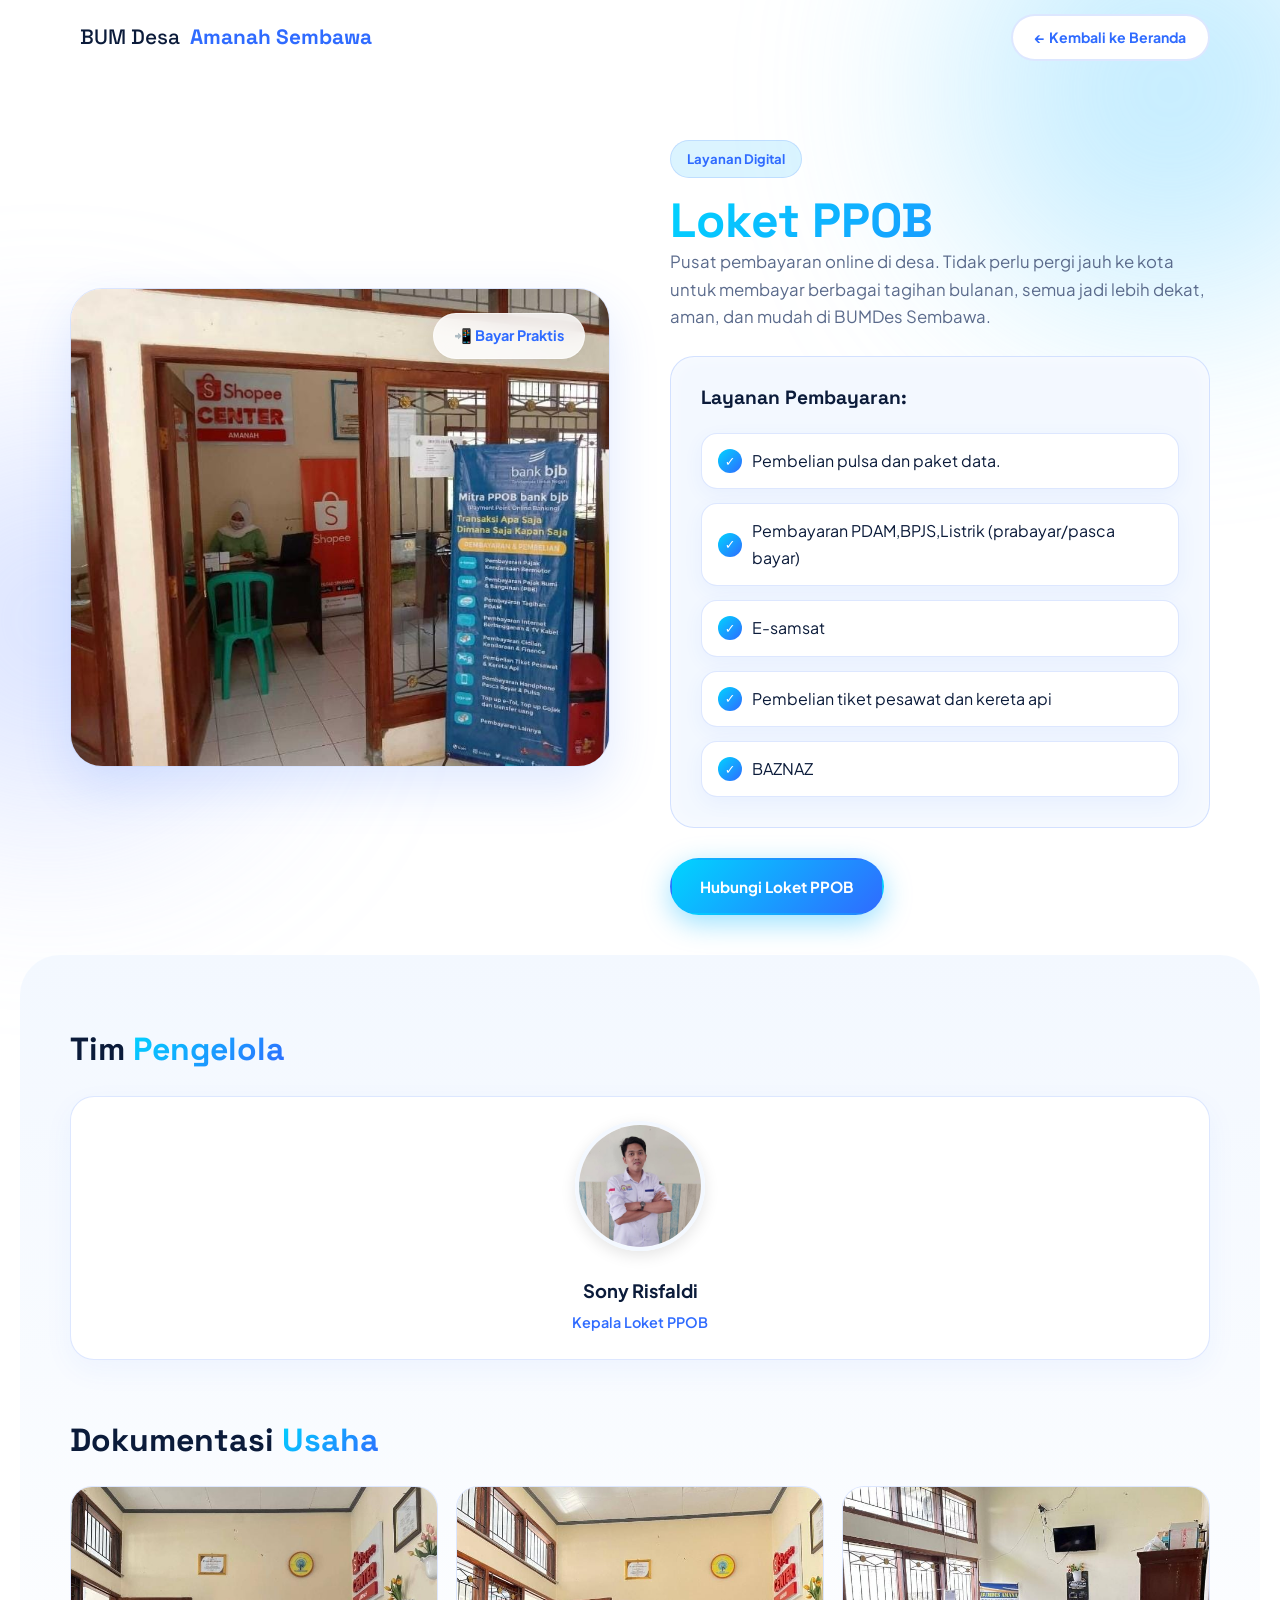
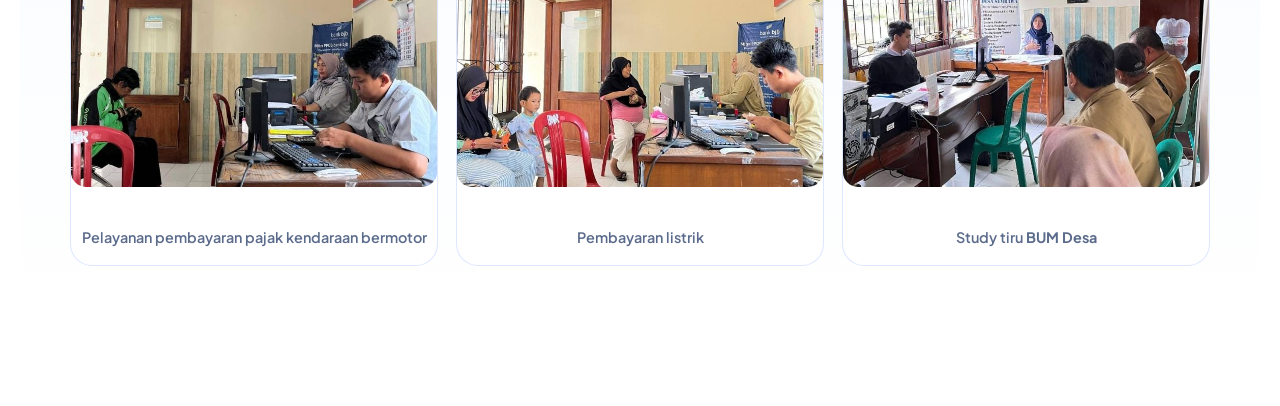
<file: layanan-ppob.html>
<!DOCTYPE html>
<html lang="id" style="overflow-x: hidden;">

<head>
    <meta charset="UTF-8" />
    <meta name="viewport" content="width=device-width, initial-scale=1.0, maximum-scale=1.0, user-scalable=no">
    <title>Detail Layanan: PPOB - BUMDes Sembawa</title>
    <link rel="preconnect" href="https://fonts.googleapis.com" />
    <link rel="preconnect" href="https://fonts.gstatic.com" crossorigin />
    <link
        href="https://fonts.googleapis.com/css2?family=Plus+Jakarta+Sans:wght@400;500;600;700;800&family=Space+Grotesk:wght@500;700&display=swap"
        rel="stylesheet" />
    <link rel="stylesheet" href="style.css" />
</head>

<body>
    <div class="bg-glow glow-1"></div>
    <div class="bg-glow glow-2"></div>

    <!-- NAVBAR -->
    <header class="navbar scrolled" id="navbar">
        <div class="container nav-inner">
            <a href="index.html" class="brand">
                <span class="brand-dot"></span>BUM Desa <b>Amanah Sembawa</b>
            </a>
            <a href="index.html#layanan" class="btn btn-ghost btn-sm">← Kembali ke Beranda</a>
        </div>
    </header>

    <main style="padding-top: 100px; padding-bottom: 80px;">

        <!-- BAGIAN 1: INFO UTAMA (2 Kolom) -->
        <section class="section" style="padding-top: 40px; padding-bottom: 40px;">
            <div class="container">
                <div class="detail-wrapper">

                    <div class="detail-visual">
                        <div class="detail-image-box">
                            <img src="images/ppob/ppob1.jpg" alt="PPOB BUMDes Sembawa">
                            <div class="floating-badge">📲 Bayar Praktis</div>
                        </div>
                    </div>

                    <div class="detail-content">
                        <span class="chip">Layanan Digital</span>
                        <h1 class="gradient-text" style="font-size: clamp(2rem, 4vw, 3rem); margin-top: 15px;">Loket
                            PPOB</h1>
                        <p class="lead" style="margin-bottom: 25px;">
                            Pusat pembayaran online di desa. Tidak perlu pergi jauh ke kota untuk membayar berbagai
                            tagihan bulanan, semua jadi lebih dekat, aman, dan mudah di BUMDes Sembawa.
                        </p>

                        <div class="detail-info-card">
                            <h3 style="margin-bottom: 15px; font-size: 1.2rem;">Layanan Pembayaran:</h3>
                            <ul class="check-list">
                                <li>Pembelian pulsa dan paket data.</li>
                                <li>Pembayaran PDAM,BPJS,Listrik (prabayar/pasca bayar)</li>
                                <li>E-samsat</li>
                                <li>Pembelian tiket pesawat dan kereta api</li>
                                <li>BAZNAZ</li>
                            </ul>
                        </div>

                        <div style="margin-top: 30px; display: flex; gap: 15px; flex-wrap: wrap;">
                            <a href="index.html#kontak" class="btn btn-neon">Hubungi Loket PPOB</a>
                        </div>
                    </div>

                </div>
            </div>
        </section>

        <!-- BAGIAN 2: TIM PENGELOLA & DOKUMENTASI -->
        <section class="section section-alt" style="padding: 60px 0; border-radius: 40px; margin: 0 20px;">
            <div class="container">

                <!-- TIM PENGELOLA -->
                <div style="margin-bottom: 60px;">
                    <h2 style="font-size: 2rem; margin-bottom: 25px;">Tim <span class="gradient-text">Pengelola</span>
                    </h2>
                    <div class="team-grid">

                        <!-- Kartu Anggota 1 -->
                        <div class="team-card">
                            <img src="images/sekre.jpeg" alt="Foto Pengelola PPOB 1">
                            <h4>Sony Risfaldi</h4>
                            <p>Kepala Loket PPOB</p>
                        </div>



                    </div>
                </div>
                <!-- DOKUMENTASI USAHA -->
                <div>
                    <h2 style="font-size: 2rem; margin-bottom: 25px;">Dokumentasi <span
                            class="gradient-text">Usaha</span></h2>

                    <div class="gallery gallery-portrait">

                        <div class="g-item"
                            style="display: flex; flex-direction: column; gap: 10px; padding-bottom: 15px; height: auto;">
                            <img src="images/ppob/ppob3.jpg" alt="Dokumentasi 1"
                                style="width: 100%; height: 300px; object-fit: cover; border-radius: 15px;">
                            <small
                                style="text-align: center; font-weight: 600; font-size: 0.9rem; display: block; position: relative; bottom: 0;">Pelayanan
                                pembayaran pajak kendaraan bermotor</small>
                        </div>

                        <div class="g-item"
                            style="display: flex; flex-direction: column; gap: 10px; padding-bottom: 15px; height: auto;">
                            <img src="images/ppob/ppob2.jpg" alt="Dokumentasi 2"
                                style="width: 100%; height: 300px; object-fit: cover; border-radius: 15px;">
                            <small
                                style="text-align: center; font-weight: 600; font-size: 0.9rem; display: block; position: relative; bottom: 0;">Pembayaran
                                listrik</small>
                        </div>
                        <div class="g-item"
                            style="display: flex; flex-direction: column; gap: 10px; padding-bottom: 15px; height: auto;">
                            <img src="images/ppob/ppob4.jpg" alt="Dokumentasi 3"
                                style="width: 100%; height: 300px; object-fit: cover; border-radius: 15px;">
                            <small
                                style="text-align: center; font-weight: 600; font-size: 0.9rem; display: block; position: relative; bottom: 0;">Study
                                tiru <b>BUM Desa</b></small>
                        </div>

                    </div>
                </div>
            </div>
        </section>

    </main>
    <script src="script.js"></script>
</body>

</html>
</file>
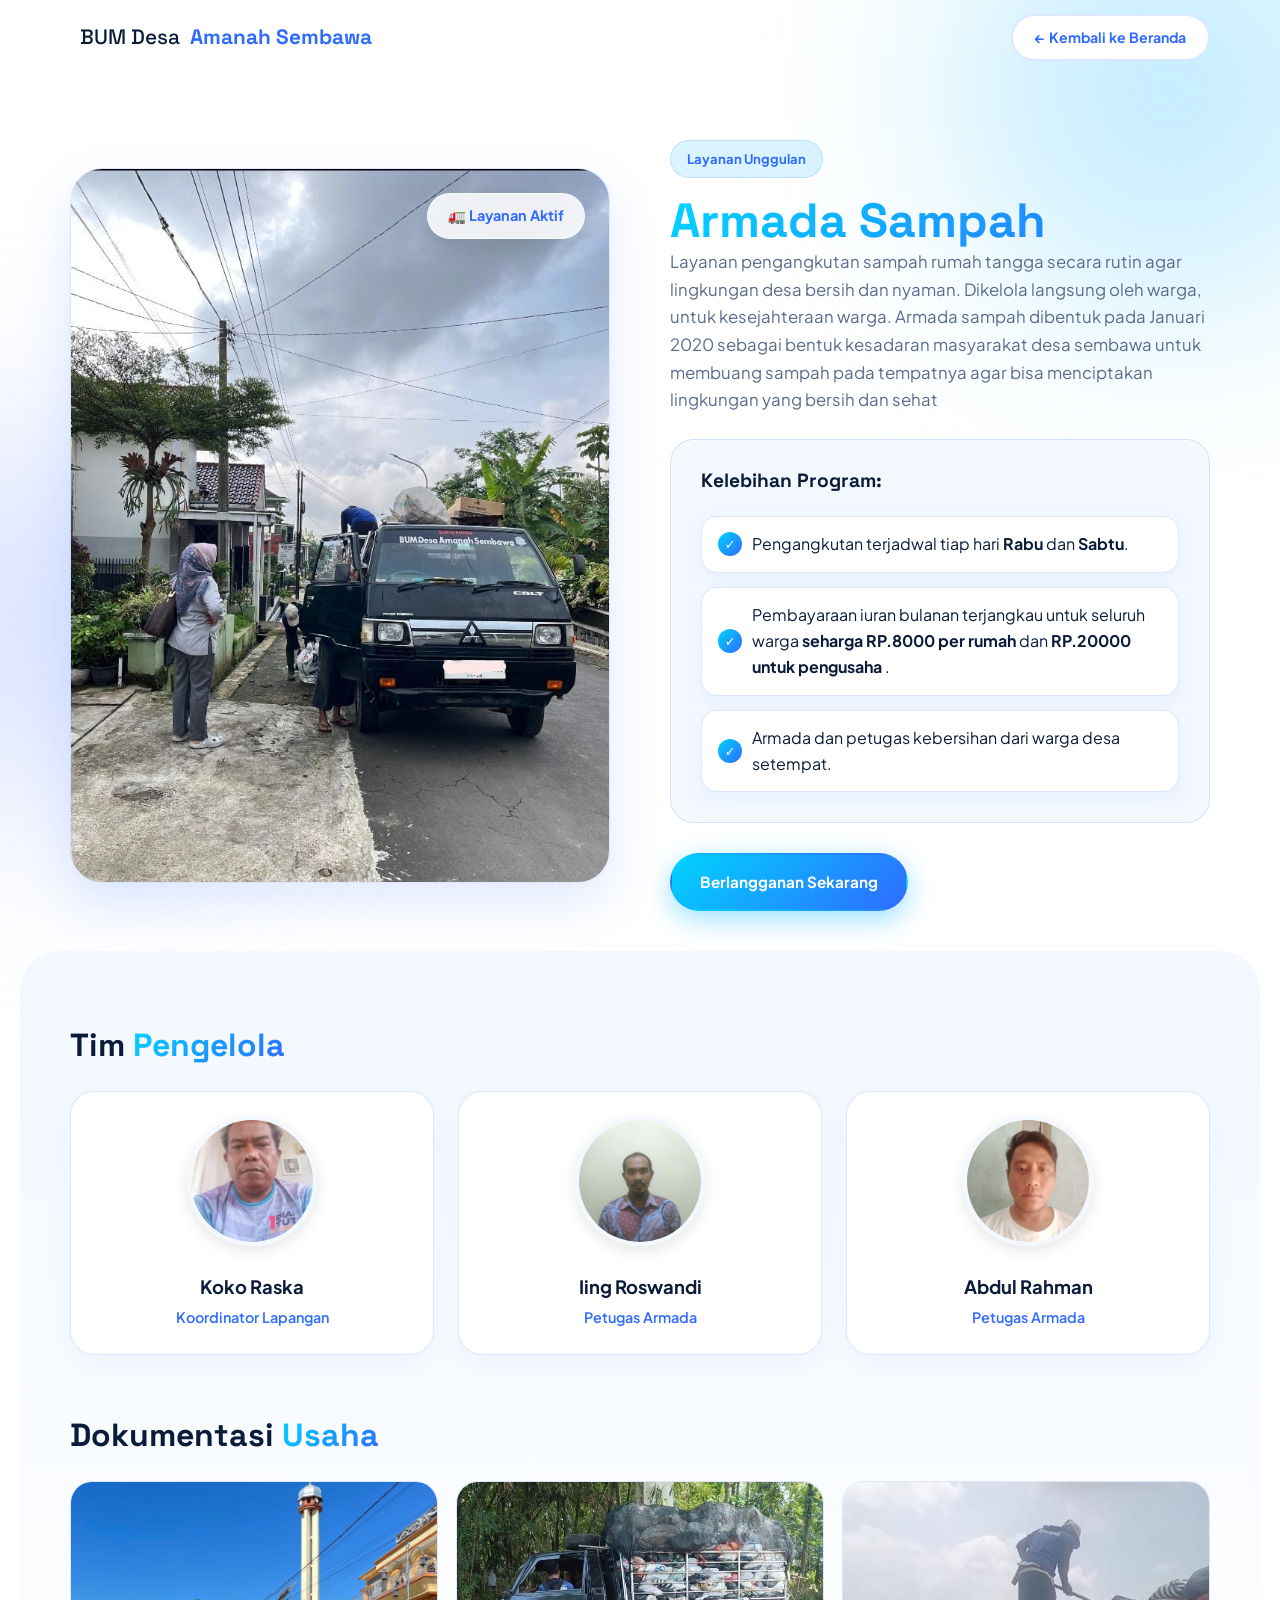
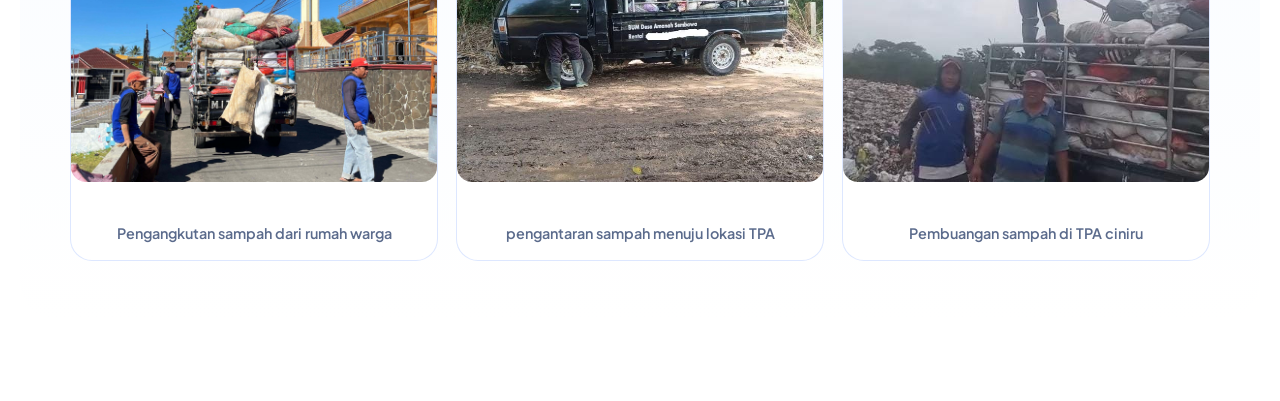
<file: layanan-sampah.html>
<!DOCTYPE html>
<html lang="id" style="overflow-x: hidden;">

<head>
    <meta charset="UTF-8" />
    <meta name="viewport" content="width=device-width, initial-scale=1.0, maximum-scale=1.0, user-scalable=no">
    <title>Detail Layanan: Armada Sampah - BUMDes Sembawa</title>
    <link rel="preconnect" href="https://fonts.googleapis.com" />
    <link rel="preconnect" href="https://fonts.gstatic.com" crossorigin />
    <link
        href="https://fonts.googleapis.com/css2?family=Plus+Jakarta+Sans:wght@400;500;600;700;800&family=Space+Grotesk:wght@500;700&display=swap"
        rel="stylesheet" />
    <link rel="stylesheet" href="style.css" />
</head>

<body>
    <div class="bg-glow glow-1"></div>
    <div class="bg-glow glow-2"></div>

    <!-- NAVBAR -->
    <header class="navbar scrolled" id="navbar">
        <div class="container nav-inner">
            <a href="index.html" class="brand">
                <span class="brand-dot"></span>BUM Desa <b>Amanah Sembawa</b>
            </a>
            <a href="index.html#layanan" class="btn btn-ghost btn-sm">← Kembali ke Beranda</a>
        </div>
    </header>

    <main style="padding-top: 100px; padding-bottom: 80px;">

        <!-- BAGIAN 1: INFO UTAMA (2 Kolom) -->
        <section class="section" style="padding-top: 40px; padding-bottom: 40px;">
            <div class="container">
                <div class="detail-wrapper">

                    <div class="detail-visual">
                        <div class="detail-image-box">
                            <img src="images/Sampah/mobil.jpeg" alt="Armada Sampah Desa Sembawa">
                            <div class="floating-badge">🚛 Layanan Aktif</div>
                        </div>
                    </div>

                    <div class="detail-content">
                        <span class="chip">Layanan Unggulan</span>
                        <h1 class="gradient-text" style="font-size: clamp(2rem, 4vw, 3rem); margin-top: 15px;">Armada
                            Sampah</h1>
                        <p class="lead" style="margin-bottom: 25px;">
                            Layanan pengangkutan sampah rumah tangga secara rutin agar lingkungan desa bersih dan
                            nyaman. Dikelola langsung oleh warga, untuk kesejahteraan warga. Armada sampah dibentuk pada
                            Januari 2020 sebagai bentuk kesadaran masyarakat desa sembawa untuk membuang sampah pada
                            tempatnya agar bisa menciptakan lingkungan yang bersih dan sehat
                        </p>

                        <div class="detail-info-card">
                            <h3 style="margin-bottom: 15px; font-size: 1.2rem;">Kelebihan Program:</h3>
                            <ul class="check-list">
                                <li>Pengangkutan terjadwal tiap hari <b>Rabu</b> dan <b>Sabtu</b>.</li>
                                <li>Pembayaraan iuran bulanan terjangkau untuk seluruh warga <b>seharga RP.8000 per
                                        rumah</b> dan
                                    <b>RP.20000 untuk pengusaha</b> .
                                </li>
                                <li>Armada dan petugas kebersihan dari warga desa setempat.</li>
                            </ul>
                        </div>

                        <div style="margin-top: 30px; display: flex; gap: 15px; flex-wrap: wrap;">
                            <a href="index.html#kontak" class="btn btn-neon">Berlangganan Sekarang</a>
                        </div>
                    </div>

                </div>
            </div>
        </section>

        <!-- BAGIAN 2: TIM PENGELOLA & DOKUMENTASI -->
        <section class="section section-alt" style="padding: 60px 0; border-radius: 40px; margin: 0 20px;">
            <div class="container">

                <!-- TIM PENGELOLA -->
                <div style="margin-bottom: 60px;">
                    <h2 style="font-size: 2rem; margin-bottom: 25px;">Tim <span class="gradient-text">Pengelola</span>
                    </h2>
                    <div class="team-grid">

                        <!-- Kartu Anggota 1 -->
                        <div class="team-card">
                            <img src="images/Sampah/koko.jpg" alt="Foto Pengelola">
                            <h4>Koko Raska</h4>
                            <p>Koordinator Lapangan</p>
                        </div>

                        <!-- Kartu Anggota 2 -->
                        <div class="team-card">
                            <img src="images/Sampah/iing.jpg" alt="Foto Pengelola">
                            <h4>Iing Roswandi</h4>
                            <p>Petugas Armada</p>
                        </div>

                        <!-- Kartu Anggota 3 -->
                        <div class="team-card">
                            <img src="images/Sampah/Abdul.jpg" alt="Foto Pengelola">
                            <h4>Abdul Rahman</h4>
                            <p>Petugas Armada</p>
                        </div>

                        <!-- Anda bisa menambah kartu anggota lain di sini -->

                    </div>
                </div>

                <!-- DOKUMENTASI USAHA -->
                <div>
                    <h2 style="font-size: 2rem; margin-bottom: 25px;">Dokumentasi <span
                            class="gradient-text">Usaha</span></h2>

                    <div class="gallery gallery-portrait">

                        <div class="g-item"
                            style="display: flex; flex-direction: column; gap: 10px; padding-bottom: 15px; height: auto;">
                            <img src="images/sampah/sampah1.jpg" alt="Dokumentasi 1"
                                style="width: 100%; height: 300px; object-fit: cover; border-radius: 15px;">
                            <small
                                style="text-align: center; font-weight: 600; font-size: 0.9rem; display: block; position: relative; bottom: 0;">Pengangkutan
                                sampah dari rumah warga</small>
                        </div>

                        <div class="g-item"
                            style="display: flex; flex-direction: column; gap: 10px; padding-bottom: 15px; height: auto;">
                            <img src="images/Sampah/sampah2.jpeg" alt="Dokumentasi 2"
                                style="width: 100%; height: 300px; object-fit: cover; border-radius: 15px;">
                            <small
                                style="text-align: center; font-weight: 600; font-size: 0.9rem; display: block; position: relative; bottom: 0;">pengantaran
                                sampah menuju lokasi TPA</small>
                        </div>
                        <div class="g-item"
                            style="display: flex; flex-direction: column; gap: 10px; padding-bottom: 15px; height: auto;">
                            <img src="images/Sampah/sampah3.jpeg" alt="Dokumentasi 3"
                                style="width: 100%; height: 300px; object-fit: cover; border-radius: 15px;">
                            <small
                                style="text-align: center; font-weight: 600; font-size: 0.9rem; display: block; position: relative; bottom: 0;">Pembuangan
                                sampah di TPA ciniru</small>
                        </div>

                    </div>
                </div>

            </div>
        </section>

    </main>
    <script src="script.js"></script>
</body>

</html>
</file>
<file: style.css>
:root {
  --bg: #ffffff;
  --bg-alt: #f3f8ff;
  --text: #0b1b3a;
  --muted: #5b6b8c;
  --neon: #00b3ff;
  --neon-2: #2f6bff;
  --neon-soft: rgba(0, 179, 255, 0.14);
  --border: rgba(47, 107, 255, 0.16);
  --glow: 0 0 22px rgba(0, 179, 255, 0.55), 0 0 60px rgba(47, 107, 255, 0.25);
  --radius: 22px;
  --grad: linear-gradient(135deg, #00d4ff 0%, #2f6bff 100%);
}

* {
  margin: 0;
  padding: 0;
  box-sizing: border-box;
}

html {
  scroll-behavior: smooth;
  scroll-padding-top: 80px;
}

body {
  font-family: "Plus Jakarta Sans", system-ui, sans-serif;
  background: var(--bg);
  color: var(--text);
  line-height: 1.65;
  overflow-x: hidden;
}

h1,
h2,
h3 {
  font-family: "Space Grotesk", "Plus Jakarta Sans", sans-serif;
  line-height: 1.15;
}

a {
  color: inherit;
  text-decoration: none;
}

ul {
  list-style: none;
}

.container {
  width: min(1140px, 92%);
  margin: 0 auto;
}

.gradient-text {
  background: var(--grad);
  -webkit-background-clip: text;
  background-clip: text;
  color: transparent;
}

/* scroll progress */
.scroll-progress {
  position: fixed;
  top: 0;
  left: 0;
  height: 3px;
  width: 0;
  background: var(--grad);
  box-shadow: var(--glow);
  z-index: 200;
}

/* background glows */
.bg-glow {
  position: fixed;
  border-radius: 50%;
  filter: blur(110px);
  z-index: -1;
  opacity: 0.55;
  pointer-events: none;
}

.glow-1 {
  width: 420px;
  height: 420px;
  background: #8fdcff;
  top: -120px;
  right: -100px;
}

.glow-2 {
  width: 380px;
  height: 380px;
  background: #b7c8ff;
  bottom: 10%;
  left: -140px;
}

/* buttons */
.btn {
  display: inline-flex;
  align-items: center;
  justify-content: center;
  padding: 14px 28px;
  border-radius: 999px;
  font-weight: 700;
  font-size: 0.95rem;
  border: 2px solid transparent;
  cursor: pointer;
  transition: transform .25s, box-shadow .25s, background .25s;
  font-family: inherit;
}

.btn-sm {
  padding: 10px 22px;
  font-size: 0.88rem;
}

.btn-neon {
  background: var(--grad);
  color: #fff;
  box-shadow: 0 8px 28px rgba(0, 179, 255, 0.4);
}

.btn-neon:hover {
  transform: translateY(-3px);
  box-shadow: var(--glow);
}

.btn-ghost {
  background: #fff;
  border-color: var(--border);
  color: var(--neon-2);
}

.btn-ghost:hover {
  border-color: var(--neon);
  box-shadow: 0 0 20px var(--neon-soft);
  transform: translateY(-3px);
}

.btn-white {
  background: #fff;
  color: var(--neon-2);
}

.btn-white:hover {
  transform: translateY(-3px);
}

/* navbar */
.navbar {
  position: fixed;
  top: 0;
  left: 0;
  right: 0;
  z-index: 100;
  padding: 14px 0;
  transition: background .3s, box-shadow .3s, padding .3s;
}

.navbar.scrolled {
  background: rgba(255, 255, 255, 0.82);
  backdrop-filter: blur(16px);
  box-shadow: 0 6px 30px rgba(47, 107, 255, 0.10);
  padding: 10px 0;
}

.nav-inner {
  display: flex;
  align-items: center;
  justify-content: space-between;
  gap: 20px;
}

.brand {
  font-family: "Space Grotesk", sans-serif;
  font-size: 1.3rem;
  font-weight: 500;
  display: flex;
  align-items: center;
  gap: 10px;
}

.brand b {
  color: var(--neon-2);
}

.brand-logo {
  width: 34px;
  height: 34px;
  flex: 0 0 34px;
  object-fit: contain;
}

.nav-links {
  display: flex;
  gap: 26px;
}

.nav-links a {
  font-weight: 600;
  font-size: 0.92rem;
  color: var(--muted);
  position: relative;
  transition: color .2s;
}

.nav-links a::after {
  content: "";
  position: absolute;
  left: 0;
  bottom: -6px;
  width: 0;
  height: 2px;
  background: var(--grad);
  box-shadow: 0 0 10px var(--neon);
  transition: width .3s;
}

.nav-links a:hover,
.nav-links a.active {
  color: var(--neon-2);
}

.nav-links a:hover::after,
.nav-links a.active::after {
  width: 100%;
}

.burger {
  display: none;
  background: none;
  border: 0;
  cursor: pointer;
  flex-direction: column;
  gap: 5px;
}

.burger span {
  width: 26px;
  height: 3px;
  background: var(--text);
  border-radius: 3px;
  transition: .3s;
}

/* sections */
.section {
  padding: 100px 0;
  position: relative;
}

.section-alt {
  background: linear-gradient(180deg, var(--bg-alt), #fff);
}

.section-head {
  text-align: center;
  max-width: 620px;
  margin: 0 auto 56px;
}

.section-head p {
  color: var(--muted);
  margin-top: 12px;
}

h2 {
  font-size: clamp(1.6rem, 5vw, 2.8rem);
  /* Diperkecil menjadi 1.6rem dan 5vw */
  margin: 14px 0 14px;
  line-height: 1.3;
  /* Tambahkan ini agar jarak baris saat turun ke bawah tidak saling menabrak */
}

.lead {
  color: var(--muted);
  font-size: 1.05rem;
}

.chip {
  display: inline-block;
  padding: 7px 16px;
  border-radius: 999px;
  font-size: 0.82rem;
  font-weight: 700;
  color: var(--neon-2);
  background: var(--neon-soft);
  border: 1px solid var(--border);
}

/* hero */
.hero {
  padding: 150px 0 90px;
  min-height: 100vh;
  display: flex;
  align-items: center;
}

.hero-grid {
  display: grid;
  grid-template-columns: 1.1fr 0.9fr;
  gap: 50px;
  align-items: center;
}

.hero h1 {
  font-size: clamp(2.4rem, 5.6vw, 4.2rem);
  margin: 20px 0;
}

.hero p {
  color: var(--muted);
  font-size: 1.08rem;
  max-width: 520px;
}

.hero-actions {
  display: flex;
  gap: 14px;
  flex-wrap: wrap;
  margin: 32px 0 38px;
}

.hero-mini {
  display: flex;
  gap: 34px;
  flex-wrap: wrap;
}

.hero-mini strong {
  display: block;
  font-family: "Space Grotesk";
  font-size: 1.8rem;
  color: var(--neon-2);
}

.hero-mini span {
  font-size: 0.85rem;
  color: var(--muted);
}

.hero-visual {
  position: relative;
  height: 470px;
  display: grid;
  place-items: center;
}

.orb {
  width: 340px;
  height: 340px;
  border-radius: 50%;
  background: radial-gradient(circle at 30% 30%, #fff 0%, #aeeaff 25%, #00b3ff 60%, #2f6bff 100%);
  box-shadow: var(--glow), inset -20px -20px 60px rgba(47, 107, 255, 0.4);
  animation: pulse 6s ease-in-out infinite;
}

.hero-badge {
  position: absolute;
  text-align: center;
  font-family: "Space Grotesk";
  font-weight: 700;
  font-size: 1.6rem;
  color: #fff;
  text-shadow: 0 4px 18px rgba(0, 40, 140, 0.45);
}

.float-card {
  position: absolute;
  display: flex;
  align-items: center;
  gap: 12px;
  background: rgba(255, 255, 255, 0.9);
  backdrop-filter: blur(10px);
  padding: 12px 18px;
  border-radius: 18px;
  border: 1px solid var(--border);
  box-shadow: 0 14px 40px rgba(47, 107, 255, 0.18);
  animation: float 5s ease-in-out infinite;
}

.float-card span {
  font-size: 1.6rem;
}

.float-card b {
  display: block;
  font-size: 0.92rem;
}

.float-card small {
  color: var(--muted);
}

.fc-1 {
  top: 30px;
  left: -10px;
}

.fc-2 {
  top: 190px;
  right: -20px;
  animation-delay: -1.5s;
}

.fc-3 {
  bottom: 30px;
  left: 20px;
  animation-delay: -3s;
}

@keyframes float {

  0%,
  100% {
    transform: translateY(0);
  }

  50% {
    transform: translateY(-14px);
  }
}

@keyframes pulse {

  0%,
  100% {
    transform: scale(1);
  }

  50% {
    transform: scale(1.05);
  }
}

/* about */
.about-grid {
  display: grid;
  grid-template-columns: 0.9fr 1.1fr;
  gap: 60px;
  align-items: center;
}

.about-img {
  aspect-ratio: 1;
  border-radius: 32px;
  display: grid;
  place-items: center;
  text-align: center;
  background: #fff;
  color: var(--text);
  box-shadow: var(--glow);
  position: relative;
  overflow: hidden;
}

.about-img::before {
  content: "";
  position: absolute;
  inset: 14px;
  border: 2px dashed rgba(47, 107, 255, 0.2);
  border-radius: 24px;
}

.about-img span {
  font-size: 6rem;
}

.about-img p {
  font-family: "Space Grotesk";
  font-size: 1.3rem;
  font-weight: 700;
}

.check-list {
  margin-top: 24px;
  display: grid;
  gap: 14px;
}

.check-list li {
  padding: 14px 18px 14px 50px;
  border-radius: 16px;
  background: #fff;
  border: 1px solid var(--border);
  position: relative;
  box-shadow: 0 6px 20px rgba(47, 107, 255, 0.06);
}

.check-list li::before {
  content: "✓";
  position: absolute;
  left: 16px;
  top: 50%;
  transform: translateY(-50%);
  width: 24px;
  height: 24px;
  border-radius: 50%;
  background: var(--grad);
  color: #fff;
  display: grid;
  place-items: center;
  font-size: 0.8rem;
  font-weight: 800;
}

/* services */
.service-grid {
  display: grid;
  grid-template-columns: repeat(3, 1fr);
  gap: 24px;
}

.service-card {
  background: #fff;
  border: 1px solid var(--border);
  border-radius: var(--radius);
  padding: 32px 28px;
  transition: transform .3s, box-shadow .3s, border-color .3s;
  cursor: pointer;
  position: relative;
  overflow: hidden;
}

.service-card::before {
  content: "";
  position: absolute;
  inset: 0;
  background: var(--grad);
  opacity: 0;
  transition: opacity .3s;
  z-index: 0;
}

.service-card>* {
  position: relative;
  z-index: 1;
  transition: color .3s;
}

.service-card:hover {
  transform: translateY(-8px);
  border-color: var(--neon);
  box-shadow: var(--glow);
}

.service-card:hover::before {
  opacity: 1;
}

.service-card:hover h3,
.service-card:hover p,
.service-card:hover .s-link {
  color: #fff;
}

.s-icon {
  width: 64px;
  height: 64px;
  border-radius: 18px;
  display: grid;
  place-items: center;
  font-size: 2rem;
  background: var(--neon-soft);
  margin-bottom: 20px;
  border: 1px solid var(--border);
}

.service-card h3 {
  font-size: 1.3rem;
  margin-bottom: 10px;
}

.service-card p {
  color: var(--muted);
  font-size: 0.95rem;
  margin-bottom: 18px;
}

.s-link {
  background: none;
  border: 0;
  font-weight: 700;
  color: var(--neon-2);
  cursor: pointer;
  font-family: inherit;
  font-size: 0.92rem;
}

.cta-card {
  background: var(--grad);
  cursor: default;
  display: flex;
  flex-direction: column;
  justify-content: center;
  align-items: flex-start;
  border: 0;
}

.cta-card::before {
  display: none;
}

.cta-card h3,
.cta-card p {
  color: #fff !important;
}

.cta-card:hover {
  transform: translateY(-8px);
}

/* stats */
.stats {
  display: grid;
  grid-template-columns: repeat(4, 1fr);
  gap: 20px;
  padding: 44px 30px;
  border-radius: 30px;
  background: var(--grad);
  color: #fff;
  box-shadow: var(--glow);
}

.stat {
  text-align: center;
}

.stat strong {
  display: block;
  font-family: "Space Grotesk";
  font-size: 2.6rem;
}

.stat span {
  opacity: 0.9;
  font-size: 0.92rem;
}

/* gallery */
.gallery {
  display: grid;
  grid-template-columns: repeat(4, 1fr);
  grid-auto-rows: 200px;
  gap: 18px;
}

.g-item {
  border-radius: 22px;
  display: flex;
  flex-direction: column;
  align-items: center;
  justify-content: flex-start;
  /* Ubah ke flex-start agar gambar selalu di atas */
  background: #fff;
  border: 1px solid var(--border);
  transition: transform .3s, box-shadow .3s;
  overflow: hidden;
  /* PENTING: Mencegah gambar melewati sudut yang melengkung */
  padding-bottom: 15px;
  /* Memberikan ruang ekstra untuk teks di bawah */
}

.g-item small {
  color: var(--muted);
  font-weight: 600;
  margin-top: auto;
  /* Mendorong teks agar pas di bagian bawah */
}

.g-item:hover {
  transform: scale(1.03);
  box-shadow: var(--glow);
  border-color: var(--neon);
}

.g-big {
  grid-column: span 2;
  grid-row: span 2;
  background: linear-gradient(135deg, #e6f7ff, #dfe8ff);
}

.gallery-karyawan {
  display: grid;
  grid-template-columns: 1fr 1fr;
  /* Membagi menjadi 2 kolom sama besar */
  gap: 20px;
  /* Jarak antara kedua foto */
  max-width: 900px;
  /* Lebar maksimal agar tidak terlalu memanjang di layar besar */
  margin: 0 auto;
  /* Posisi di tengah */
}

/* Penyesuaian Gambar */
.gallery-karyawan .g-item {
  /* Mengatur ulang tinggi agar proporsional */
  min-height: 250px;
}

@media (max-width: 560px) {
  .gallery-karyawan {
    grid-template-columns: 1fr;
    /* 1 kolom penuh di layar HP */
  }
}

/* contact */
.contact-grid {
  display: grid;
  grid-template-columns: 1fr 1fr;
  gap: 50px;
  align-items: start;
}

.contact-list {
  margin-top: 24px;
  display: grid;
  gap: 12px;
  font-weight: 600;
}

.break-url {
  word-break: break-all;
  overflow-wrap: break-word;
  display: inline-block;
  max-width: 100%;
}

.form {
  background: #fff;
  padding: 34px;
  border-radius: 26px;
  border: 1px solid var(--border);
  box-shadow: 0 20px 60px rgba(47, 107, 255, 0.12);
  display: grid;
  gap: 18px;
}

.form label {
  display: grid;
  gap: 8px;
  font-weight: 700;
  font-size: 0.9rem;
}

.form input,
.form select,
.form textarea {
  padding: 14px 16px;
  border-radius: 14px;
  border: 1.5px solid var(--border);
  font-family: inherit;
  font-size: 0.95rem;
  background: var(--bg-alt);
  color: var(--text);
  outline: none;
  transition: border-color .2s, box-shadow .2s;
}

.form input:focus,
.form select:focus,
.form textarea:focus {
  border-color: var(--neon);
  box-shadow: 0 0 0 4px var(--neon-soft);
}

/* footer */
.footer {
  background: #07142e;
  color: #b8c6e6;
  padding: 28px 0;
}

.footer-inner {
  display: flex;
  justify-content: space-between;
  gap: 16px;
  flex-wrap: wrap;
  font-size: 0.9rem;
}

.footer a {
  color: var(--neon);
  font-weight: 700;
}

/* modal */
.modal {
  position: fixed;
  inset: 0;
  background: rgba(7, 20, 46, 0.55);
  backdrop-filter: blur(6px);
  display: grid;
  place-items: center;
  z-index: 300;
  opacity: 0;
  visibility: hidden;
  transition: .3s;
  padding: 20px;
}

.modal.open {
  opacity: 1;
  visibility: visible;
}

.modal-box {
  background: #fff;
  border-radius: 28px;
  padding: 38px;
  max-width: 460px;
  width: 100%;
  position: relative;
  box-shadow: var(--glow);
  transform: translateY(30px) scale(.96);
  transition: transform .35s;
}

.modal.open .modal-box {
  transform: none;
}

.modal-close {
  position: absolute;
  top: 16px;
  right: 16px;
  width: 36px;
  height: 36px;
  border-radius: 50%;
  border: 0;
  background: var(--neon-soft);
  cursor: pointer;
  font-size: 1rem;
  color: var(--neon-2);
}

.modal-icon {
  font-size: 3rem;
  margin-bottom: 10px;
}

.modal-box h3 {
  font-size: 1.6rem;
  margin-bottom: 10px;
}

.modal-box p {
  color: var(--muted);
  margin-bottom: 16px;
}

.modal-box ul {
  display: grid;
  gap: 8px;
  margin-bottom: 24px;
}

.modal-box li {
  padding-left: 26px;
  position: relative;
  font-size: 0.95rem;
}

.modal-box li::before {
  content: "◆";
  position: absolute;
  left: 0;
  color: var(--neon);
}

/* reveal animation */
.reveal {
  opacity: 0;
  transform: translateY(34px);
  transition: opacity .8s ease, transform .8s ease;
}

.reveal.show {
  opacity: 1;
  transform: none;
}

/* responsive */
@media (max-width: 960px) {

  .hero-grid,
  .about-grid,
  .contact-grid {
    grid-template-columns: 1fr;
  }

  .hero-visual {
    height: 400px;
    order: -1;
  }

  .orb {
    width: 260px;
    height: 260px;
  }

  .service-grid {
    grid-template-columns: repeat(2, 1fr);
  }

  .stats {
    grid-template-columns: repeat(2, 1fr);
    gap: 30px;
  }

  .gallery {
    grid-template-columns: repeat(2, 1fr);
  }
}

@media (max-width: 760px) {
  .burger {
    display: flex;
  }

  .nav-cta {
    display: none;
  }

  .nav-links {
    position: fixed;
    top: 0;
    right: -100%;
    height: 100vh;
    width: 75%;
    max-width: 320px;
    background: #fff;
    flex-direction: column;
    padding: 100px 30px;
    gap: 22px;
    box-shadow: -10px 0 40px rgba(47, 107, 255, 0.18);
    transition: right .35s;
  }

  .nav-links.open {
    right: 0;
  }

  .section {
    padding: 70px 0;
  }
}

@media (max-width: 560px) {
  .service-grid {
    grid-template-columns: 1fr;
  }

  .fc-1 {
    left: 0;
  }

  .fc-2 {
    right: 0;
  }

  .gallery {
    grid-auto-rows: 160px;
  }
}

/* --- TAMBAHAN KODE BARU UNTUK MEMPERBAIKI LAYAR TERPOTONG --- */

/* 1. Memaksa SEMUA gambar agar tidak melebihi lebar layar HP */
img {
  max-width: 100%;
  height: auto;
  display: block;
}

/* 2. Memastikan logo di bagian "Tentang Kami" rapi dan di tengah */
.about-img img {
  width: 90%;
  height: 90%;
  object-fit: contain;
  object-position: center;
  position: relative;
  z-index: 10;
}

/* 3. Kunci ganda agar layar HP tidak bisa digeser ke kanan-kiri */
html,
body {
  overflow-x: hidden !important;
  max-width: 100vw !important;
}

/* --- TAMPILAN 2 FOTO KARYAWAN BERSEBELAHAN --- */
.gallery-karyawan {
  display: grid;
  grid-template-columns: 1fr 1fr;
  /* Membagi menjadi 2 kolom sama besar */
  gap: 20px;
  /* Jarak antara kedua foto */
  max-width: 900px;
  /* Lebar maksimal agar tidak terlalu memanjang di layar besar */
  margin: 0 auto;
  /* Posisi di tengah */
}

/* Pastikan item galeri bertindak sebagai kolom flex agar isinya bisa dikontrol */
.gallery-karyawan .g-item {
  display: flex;
  flex-direction: column;
  height: 350px;
  /* Tentukan tinggi tetap yang seragam untuk kedua kotak */
  overflow: hidden;
  /* Sembunyikan bagian gambar yang melebihi kotak */
  border-radius: 22px;
  /* Sesuaikan dengan border radius desain Anda */
  padding-bottom: 0;
  /* Hapus padding bawah jika ada */
}

/* Memaksa gambar untuk mengisi ruang yang tersedia */
.gallery-karyawan .g-item img {
  width: 100%;
  flex-grow: 1;
  /* Gambar akan melar memenuhi sisa ruang di atas teks */
  height: 0;
  /* Penting saat menggunakan flex-grow agar object-fit bekerja baik */
  object-fit: cover;
  /* Memotong gambar agar pas tanpa mengubah proporsi (tidak gepeng) */
  object-position: center 40%;
  /* Pertahankan bagian atas foto; pemotongan terjadi di bagian bawah */
}

/* Mengatur area teks di bawah gambar */
.gallery-karyawan .g-item small {
  padding: 15px;
  /* Beri ruang di sekitar teks */
  text-align: center;
  background-color: #fff;
  /* Pastikan latar teks putih */
  margin-top: 0;
  width: 100%;
}

/* Responsif untuk layar HP: ubah menjadi atas-bawah */
@media (max-width: 560px) {
  .gallery-karyawan {
    grid-template-columns: 1fr;
    /* 1 kolom penuh di layar HP */
  }

  .gallery-karyawan .g-item {
    height: 300px;
    /* Sedikit lebih pendek di layar HP */
  }
}

/* =========================================
   TAMPILAN HALAMAN DETAIL LAYANAN BARU
   ========================================= */

.detail-wrapper {
  display: grid;
  grid-template-columns: 1fr 1fr;
  gap: 60px;
  align-items: center;
}

/* Kotak Gambar Detail */
.detail-visual {
  position: relative;
}

.detail-image-box {
  position: relative;
  border-radius: 32px;
  overflow: hidden;
  box-shadow: 0 20px 50px rgba(47, 107, 255, 0.15);
  border: 1px solid var(--border);
}

.detail-image-box img {
  width: 100%;
  height: 100%;
  min-height: 450px;
  object-fit: cover;
  display: block;
  transition: transform 0.6s ease;
}

.detail-image-box:hover img {
  transform: scale(1.05);
  /* Efek zoom saat kursor diarahkan ke gambar */
}

/* Lencana/Badge Melayang di Gambar */
.floating-badge {
  position: absolute;
  top: 24px;
  right: 24px;
  background: rgba(255, 255, 255, 0.85);
  backdrop-filter: blur(10px);
  padding: 10px 20px;
  border-radius: 999px;
  font-weight: 700;
  font-size: 0.9rem;
  color: var(--neon-2);
  box-shadow: 0 10px 20px rgba(0, 0, 0, 0.08);
  border: 1px solid rgba(255, 255, 255, 0.5);
}

/* Kartu Informasi di Kolom Teks */
.detail-info-card {
  background: var(--bg-alt);
  padding: 30px;
  border-radius: 24px;
  border: 1px solid var(--border);
  box-shadow: inset 0 0 20px rgba(255, 255, 255, 0.5);
}

/* Responsif: Berubah menjadi 1 kolom (atas-bawah) di layar kecil */
@media (max-width: 960px) {
  .detail-wrapper {
    grid-template-columns: 1fr;
    gap: 40px;
  }

  .detail-image-box img {
    min-height: 300px;
  }
}

/* =========================================
   KARTU TIM PENGELOLA (HALAMAN DETAIL)
   ========================================= */
.team-grid {
  display: grid;
  grid-template-columns: repeat(auto-fit, minmax(200px, 1fr));
  gap: 24px;
}

.team-card {
  background: #fff;
  border: 1px solid var(--border);
  border-radius: 24px;
  padding: 24px 20px;
  text-align: center;
  box-shadow: 0 10px 30px rgba(47, 107, 255, 0.05);
  transition: transform 0.3s, box-shadow 0.3s;
}

.team-card:hover {
  transform: translateY(-5px);
  box-shadow: var(--glow);
  border-color: var(--neon);
}

.team-card img {
  width: 130px;
  /* Diperbesar dari 90px */
  height: 130px;
  /* Diperbesar dari 90px */
  border-radius: 50%;
  object-fit: cover;
  object-position: center;
  margin-bottom: 18px;
  /* Sedikit ditambah agar jarak dengan teks lebih lega */
  border: 4px solid var(--bg-alt);
  /* Ketebalan border juga ditambah sedikit agar proporsional */
  box-shadow: 0 5px 15px rgba(0, 0, 0, 0.1);
  display: inline-block;
  /* Memastikan foto tetap berada di tengah */
}

.team-card h4 {
  font-size: 1.15rem;
  margin-bottom: 4px;
  color: var(--text);
}

.team-card p {
  color: var(--neon-2);
  font-size: 0.9rem;
  font-weight: 600;
  margin: 0;
}

/* =========================================
   GALERI DOKUMENTASI PORTRAIT
   ========================================= */
.gallery-portrait {
  grid-template-columns: repeat(auto-fit, minmax(220px, 1fr)) !important;
  grid-auto-rows: 380px !important;
  /* Memaksa tinggi kotak menjadi 380px (portrait) */
}

/* Penyesuaian untuk layar HP agar tetap rapi */
@media (max-width: 560px) {
  .gallery-portrait {
    grid-template-columns: repeat(2, 1fr) !important;
    /* Dibagi 2 kolom sejajar di HP */
    grid-auto-rows: 260px !important;
    /* Tinggi disesuaikan untuk layar kecil */
    gap: 12px;
  }
}
</file>
